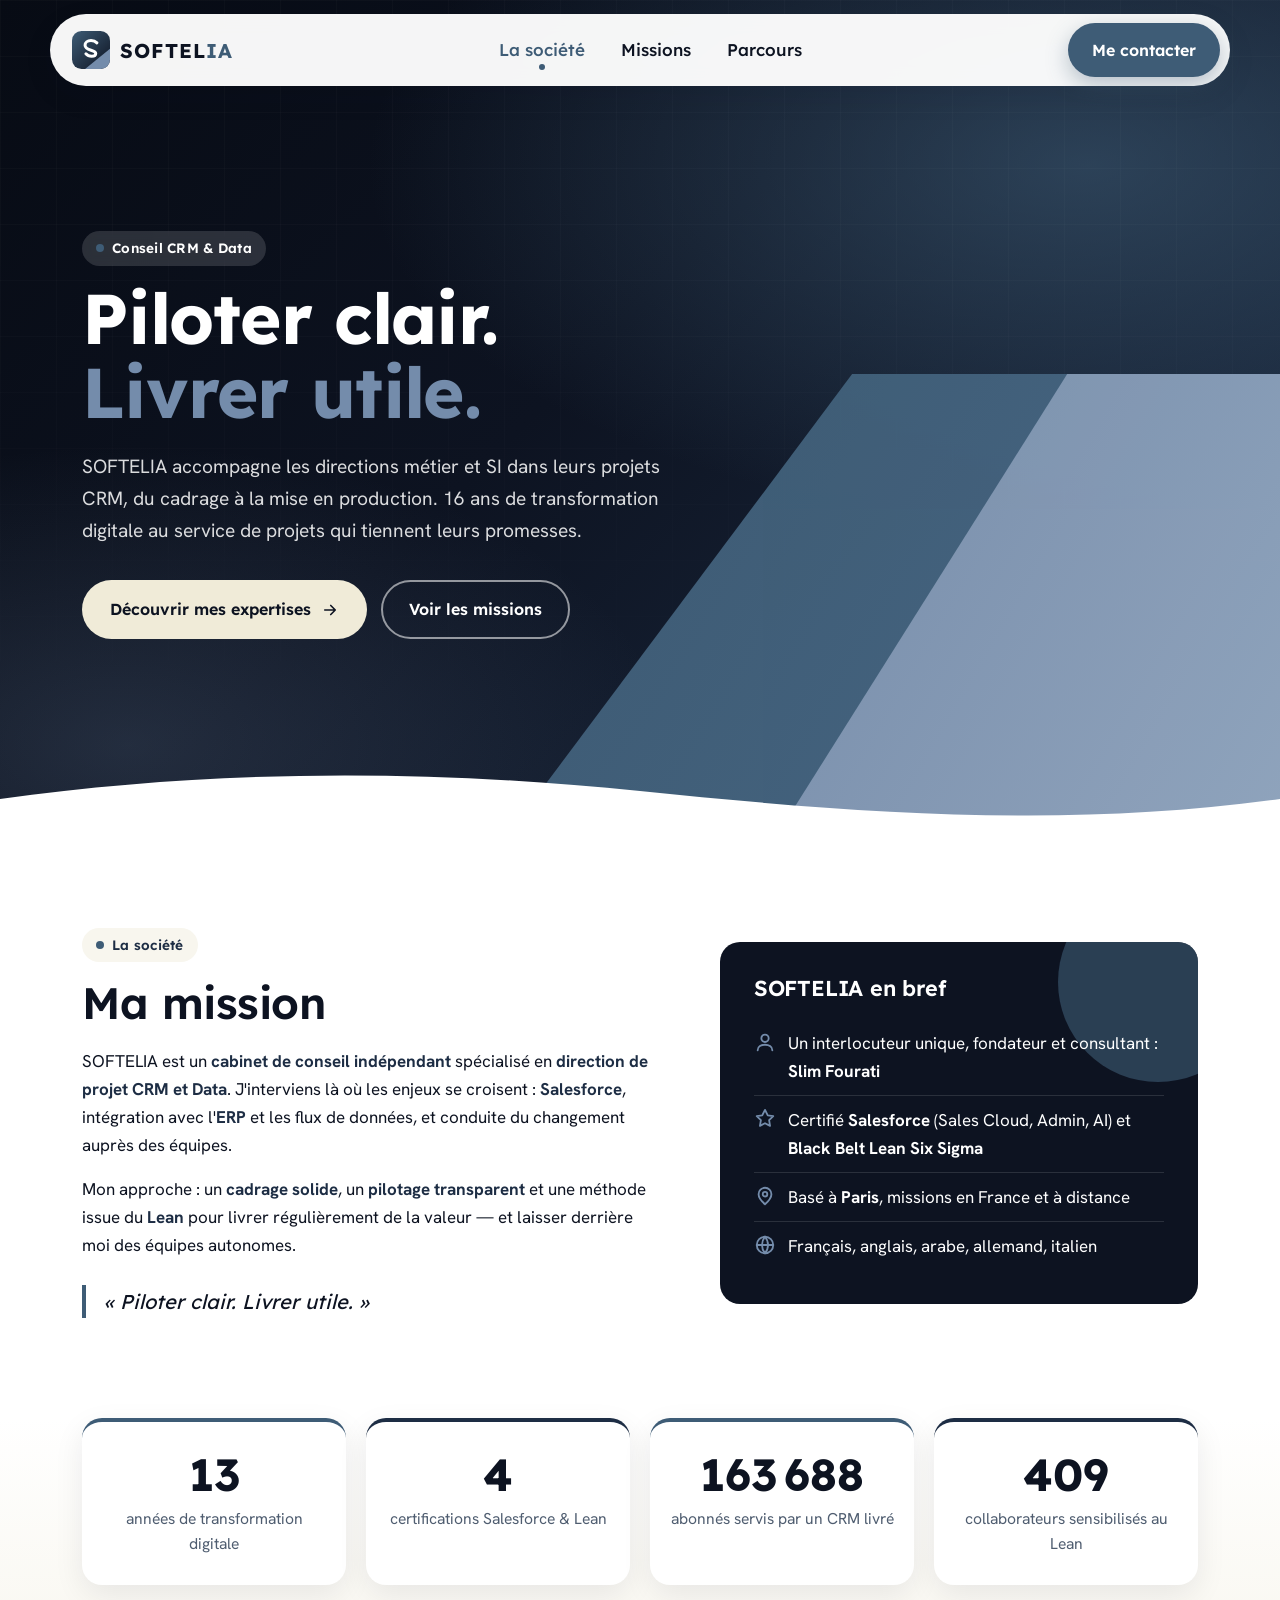
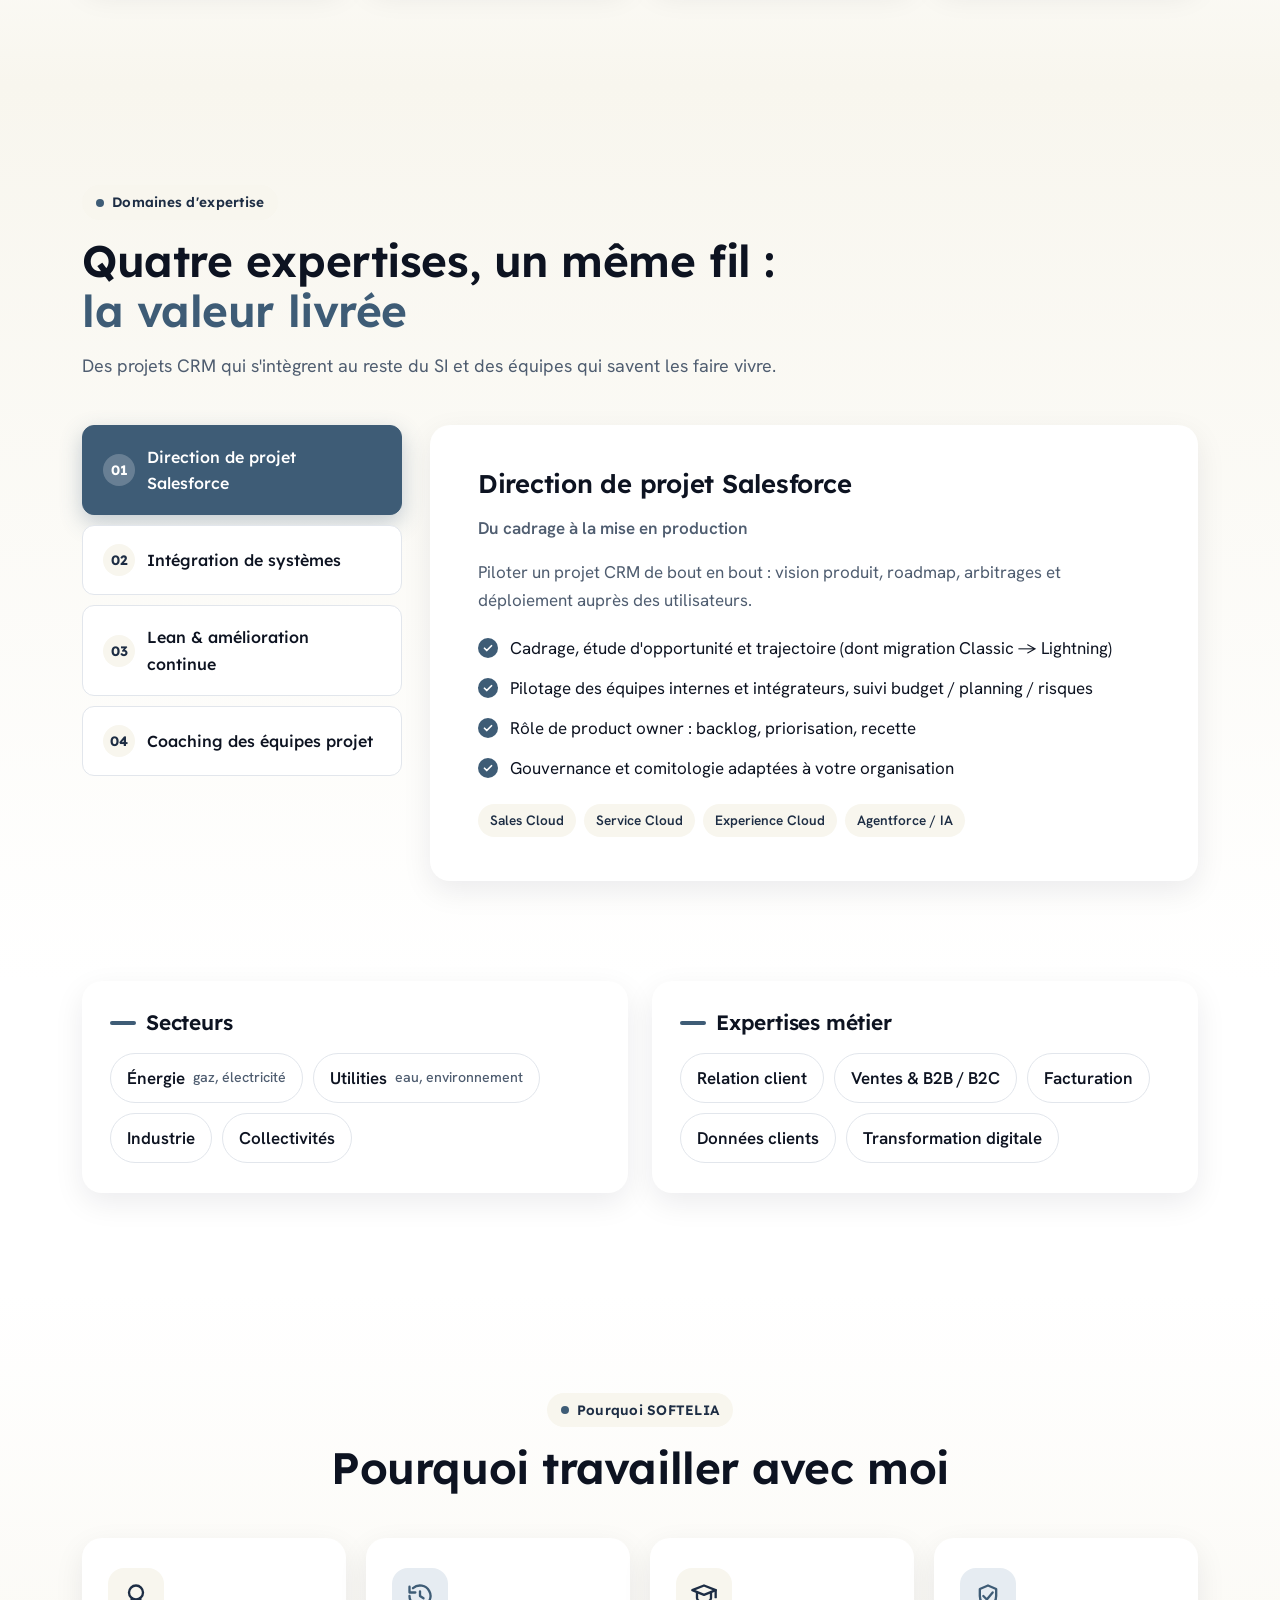
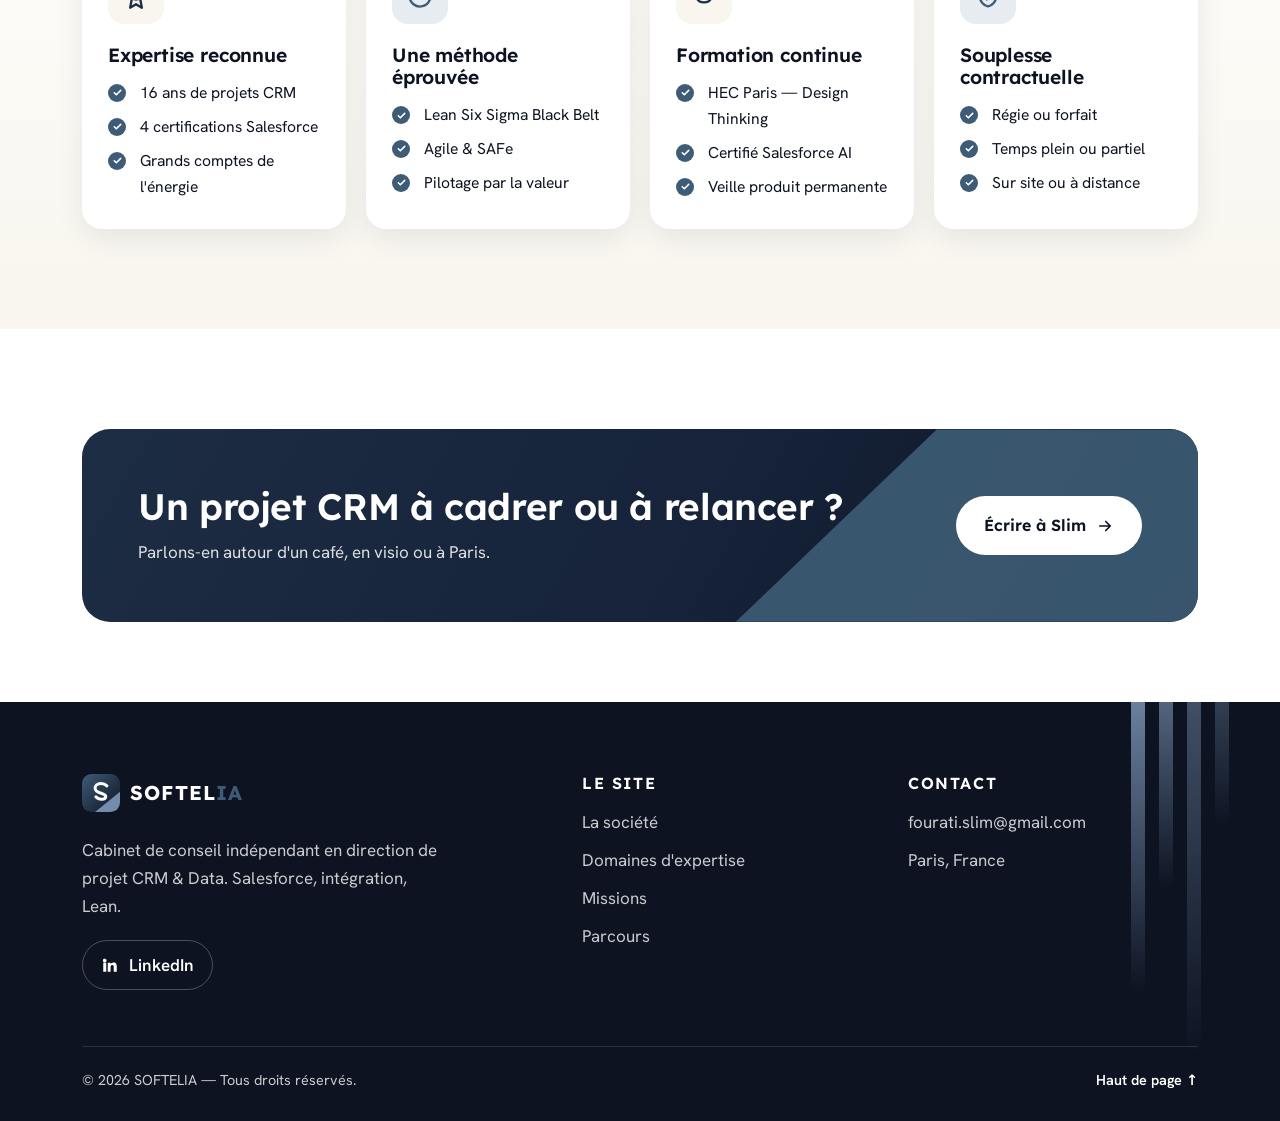
<file: index.html>
<!DOCTYPE html>
<html lang="fr">
<head>
  <meta charset="UTF-8">
  <meta name="viewport" content="width=device-width, initial-scale=1">
  <title>SOFTELIA — Direction de projet & conseil CRM / Data</title>
  <meta name="description" content="SOFTELIA, cabinet de conseil indépendant fondé par Slim Fourati : direction de projets Salesforce, intégration de systèmes, Lean Management et coaching d'équipes. Paris.">
  <meta name="theme-color" content="#0D1321">
  <meta property="og:title" content="SOFTELIA — Direction de projet & conseil CRM / Data">
  <meta property="og:description" content="Piloter vos projets CRM, de la stratégie à la mise en production.">
  <meta property="og:type" content="website">
  <link rel="icon" href="img/logo.svg" type="image/svg+xml">
  <link rel="preconnect" href="https://fonts.googleapis.com">
  <link rel="preconnect" href="https://fonts.gstatic.com" crossorigin>
  <link href="https://fonts.googleapis.com/css2?family=Hanken+Grotesk:wght@400;500;600;700&family=Lexend:wght@400;500;600;700&display=swap" rel="stylesheet">
  <link rel="stylesheet" href="css/style.css">
  <script src="js/main.js" defer></script>
</head>
<body>
  <a class="skip-link" href="#contenu">Aller au contenu</a>

  <!-- ===== Header ===== -->
  <header class="header">
    <div class="header__bar">
      <a class="logo" href="index.html" aria-label="SOFTELIA — accueil">
        <img src="img/logo.svg" alt="" width="38" height="38">
        <span class="logo__text">SOFTEL<span>IA</span></span>
      </a>
      <nav aria-label="Navigation principale">
        <ul class="nav__list">
          <li><a class="nav__link" href="index.html" aria-current="page">La société</a></li>
          <li><a class="nav__link" href="missions.html">Missions</a></li>
          <li><a class="nav__link" href="parcours.html">Parcours</a></li>
        </ul>
      </nav>
      <a class="btn btn--primary nav__cta" href="mailto:fourati.slim@gmail.com">Me contacter</a>
      <button class="burger" type="button" aria-expanded="false" aria-controls="menu" aria-label="Ouvrir le menu">
        <span class="burger__lines"></span>
      </button>
      <div class="menu" id="menu">
        <ul>
          <li><a class="nav__link" href="index.html" aria-current="page">La société</a></li>
          <li><a class="nav__link" href="missions.html">Missions</a></li>
          <li><a class="nav__link" href="parcours.html">Parcours</a></li>
        </ul>
        <a class="btn btn--primary" href="mailto:fourati.slim@gmail.com">Me contacter</a>
      </div>
    </div>
  </header>

  <main id="contenu">
    <!-- ===== Héro ===== -->
    <section class="hero" aria-labelledby="hero-title">
      <div class="hero__pattern" aria-hidden="true"></div>
      <div class="hero__diag" aria-hidden="true"></div>
      <div class="container">
        <div class="hero__inner">
          <span class="badge badge--clair">Conseil CRM &amp; Data</span>
          <h1 class="hero__title" id="hero-title">Piloter clair.<br><em>Livrer utile.</em></h1>
          <p class="hero__text">
            SOFTELIA accompagne les directions métier et SI dans leurs projets CRM, du cadrage à la mise en production.
            16 ans de transformation digitale au service de projets qui tiennent leurs promesses.
          </p>
          <div class="hero__actions">
            <a class="btn btn--primary" href="#expertises">
              Découvrir mes expertises
              <svg viewBox="0 0 24 24" fill="none" stroke="currentColor" stroke-width="2.2" stroke-linecap="round" stroke-linejoin="round" aria-hidden="true"><path d="M5 12h14M13 6l6 6-6 6"/></svg>
            </a>
            <a class="btn btn--ghost" href="missions.html">Voir les missions</a>
          </div>
        </div>
      </div>
      <div class="hero__wave" aria-hidden="true">
        <svg viewBox="0 0 1440 60" preserveAspectRatio="none"><path d="M0 60V30C240 0 480 0 720 22s480 38 720 8v30z" fill="currentColor"/></svg>
      </div>
    </section>

    <!-- ===== Notre mission ===== -->
    <section class="section" aria-labelledby="mission-title">
      <div class="container mission">
        <div class="mission__text reveal">
          <span class="badge">La société</span>
          <h2 class="section__title" id="mission-title">Ma mission</h2>
          <p style="margin-top:18px">
            SOFTELIA est un <strong>cabinet de conseil indépendant</strong> spécialisé en <strong>direction de projet CRM et Data</strong>.
            J'interviens là où les enjeux se croisent : <strong>Salesforce</strong>, intégration avec l'<strong>ERP</strong> et les flux de données,
            et conduite du changement auprès des équipes.
          </p>
          <p>
            Mon approche : un <strong>cadrage solide</strong>, un <strong>pilotage transparent</strong> et une méthode
            issue du <strong>Lean</strong> pour livrer régulièrement de la valeur — et laisser derrière moi des équipes autonomes.
          </p>
          <p class="mission__signature">« Piloter clair. Livrer utile. »</p>
        </div>

        <aside class="mission__card reveal" aria-label="SOFTELIA en bref">
          <h3>SOFTELIA en bref</h3>
          <ul>
            <li>
              <svg viewBox="0 0 24 24" fill="none" stroke="currentColor" stroke-width="2" stroke-linecap="round" stroke-linejoin="round" aria-hidden="true"><circle cx="12" cy="8" r="4"/><path d="M4 21c0-4 4-6 8-6s8 2 8 6"/></svg>
              <span>Un interlocuteur unique, fondateur et consultant : <strong>Slim Fourati</strong></span>
            </li>
            <li>
              <svg viewBox="0 0 24 24" fill="none" stroke="currentColor" stroke-width="2" stroke-linecap="round" stroke-linejoin="round" aria-hidden="true"><path d="M12 2l3 6 6 .9-4.5 4.3 1 6.3L12 16.6 6.5 19.5l1-6.3L3 8.9 9 8z"/></svg>
              <span>Certifié <strong>Salesforce</strong> (Sales Cloud, Admin, AI) et <strong>Black Belt Lean Six Sigma</strong></span>
            </li>
            <li>
              <svg viewBox="0 0 24 24" fill="none" stroke="currentColor" stroke-width="2" stroke-linecap="round" stroke-linejoin="round" aria-hidden="true"><path d="M12 21s-7-6.2-7-11a7 7 0 0114 0c0 4.8-7 11-7 11z"/><circle cx="12" cy="10" r="2.5"/></svg>
              <span>Basé à <strong>Paris</strong>, missions en France et à distance</span>
            </li>
            <li>
              <svg viewBox="0 0 24 24" fill="none" stroke="currentColor" stroke-width="2" stroke-linecap="round" stroke-linejoin="round" aria-hidden="true"><circle cx="12" cy="12" r="9"/><path d="M3 12h18M12 3a14 14 0 010 18M12 3a14 14 0 000 18"/></svg>
              <span>Français, anglais, arabe, allemand, italien</span>
            </li>
          </ul>
        </aside>
      </div>
    </section>

    <!-- ===== Chiffres clés ===== -->
    <section class="section section--creme" aria-labelledby="chiffres-title" style="padding-top:0">
      <div class="container">
        <h2 class="visually-hidden" id="chiffres-title">Chiffres clés</h2>
        <ul class="stats">
          <li class="stat reveal">
            <div class="stat__value" data-target="16">16</div>
            <div class="stat__label">années de transformation digitale</div>
          </li>
          <li class="stat reveal">
            <div class="stat__value" data-target="5">5</div>
            <div class="stat__label">certifications Salesforce &amp; Lean</div>
          </li>
          <li class="stat reveal">
            <div class="stat__value" data-target="200000">200 000</div>
            <div class="stat__label">abonnés servis par un CRM livré</div>
          </li>
          <li class="stat reveal">
            <div class="stat__value" data-target="500">500</div>
            <div class="stat__label">collaborateurs sensibilisés au Lean</div>
          </li>
        </ul>
      </div>
    </section>

    <!-- ===== Domaines d'expertise (onglets) ===== -->
    <section class="section section--creme-inv" id="expertises" aria-labelledby="expertises-title">
      <div class="container">
        <div class="section__head reveal">
          <span class="badge">Domaines d'expertise</span>
          <h2 class="section__title" id="expertises-title">Quatre expertises, un même fil : <span style="color:var(--accent)">la valeur livrée</span></h2>
          <p class="section__lead">Des projets CRM qui s'intègrent au reste du SI et des équipes qui savent les faire vivre.</p>
        </div>

        <div class="tabs reveal" data-tabs>
          <div class="tabs__list" role="tablist" aria-label="Domaines d'expertise" aria-orientation="vertical">
            <button class="tabs__tab" type="button" role="tab" id="tab-1" aria-controls="panel-1" aria-selected="true">
              <span class="tabs__num">01</span> Direction de projet Salesforce
            </button>
            <button class="tabs__tab" type="button" role="tab" id="tab-2" aria-controls="panel-2" aria-selected="false" tabindex="-1">
              <span class="tabs__num">02</span> Intégration de systèmes
            </button>
            <button class="tabs__tab" type="button" role="tab" id="tab-3" aria-controls="panel-3" aria-selected="false" tabindex="-1">
              <span class="tabs__num">03</span> Lean &amp; amélioration continue
            </button>
            <button class="tabs__tab" type="button" role="tab" id="tab-4" aria-controls="panel-4" aria-selected="false" tabindex="-1">
              <span class="tabs__num">04</span> Coaching des équipes projet
            </button>
          </div>

          <div class="tabs__panel" role="tabpanel" id="panel-1" aria-labelledby="tab-1" tabindex="0">
            <h3>Direction de projet Salesforce</h3>
            <p class="tabs__sub">Du cadrage à la mise en production</p>
            <p>Piloter un projet CRM de bout en bout : vision produit, roadmap, arbitrages et déploiement auprès des utilisateurs.</p>
            <ul class="checklist">
              <li>Cadrage, étude d'opportunité et trajectoire (dont migration Classic → Lightning)</li>
              <li>Pilotage des équipes internes et intégrateurs, suivi budget / planning / risques</li>
              <li>Rôle de product owner : backlog, priorisation, recette</li>
              <li>Gouvernance et comitologie adaptées à votre organisation</li>
            </ul>
            <div class="tabs__tags">
              <span class="tag">Sales Cloud</span><span class="tag">Service Cloud</span><span class="tag">Experience Cloud</span><span class="tag">Agentforce / IA</span>
            </div>
          </div>

          <div class="tabs__panel" role="tabpanel" id="panel-2" aria-labelledby="tab-2" tabindex="0" hidden>
            <h3>Intégration de systèmes</h3>
            <p class="tabs__sub">Un CRM connecté au reste du SI</p>
            <p>Faire dialoguer CRM, ERP et plateformes de données pour que l'information circule sans ressaisie.</p>
            <ul class="checklist">
              <li>Architecture fonctionnelle et cartographie des flux</li>
              <li>Intégration Salesforce ↔ SAP (FI/CO/SD)</li>
              <li>Pipelines de données : Azure Data Factory, Talend</li>
              <li>Stratégie de reprise de données et de recette de bout en bout</li>
            </ul>
            <div class="tabs__tags">
              <span class="tag">Salesforce</span><span class="tag">SAP</span><span class="tag">Azure Data Factory</span><span class="tag">Talend</span>
            </div>
          </div>

          <div class="tabs__panel" role="tabpanel" id="panel-3" aria-labelledby="tab-3" tabindex="0" hidden>
            <h3>Lean &amp; amélioration continue</h3>
            <p class="tabs__sub">Moins de gaspillage, plus de valeur</p>
            <p>Déployer une culture d'amélioration continue, avec des résultats mesurables sur le terrain.</p>
            <ul class="checklist">
              <li>Diagnostic des processus et identification des irritants</li>
              <li>Conduite de chantiers Lean Six Sigma (DMAIC)</li>
              <li>Formation des chefs de projet et sensibilisation des collaborateurs</li>
              <li>Mise en place de rituels et d'indicateurs de performance</li>
            </ul>
            <div class="tabs__tags">
              <span class="tag">Lean Six Sigma Black Belt</span><span class="tag">SAFe</span><span class="tag">Agile</span>
            </div>
          </div>

          <div class="tabs__panel" role="tabpanel" id="panel-4" aria-labelledby="tab-4" tabindex="0" hidden>
            <h3>Coaching des équipes projet</h3>
            <p class="tabs__sub">Des équipes autonomes et engagées</p>
            <p>Accompagner les équipes pour qu'elles gagnent en maturité et continuent d'avancer après la mission.</p>
            <ul class="checklist">
              <li>Coaching agile et Lean des équipes et des managers</li>
              <li>Animation d'ateliers de co-conception (Design Thinking)</li>
              <li>Structuration des rôles : PO, business analysts, key users</li>
              <li>Conduite du changement et adoption utilisateurs</li>
            </ul>
            <div class="tabs__tags">
              <span class="tag">Design Thinking</span><span class="tag">Coaching</span><span class="tag">Change management</span>
            </div>
          </div>
        </div>
      </div>
    </section>

    <!-- ===== Secteurs & expertises métier ===== -->
    <section class="section" aria-labelledby="secteurs-title" style="padding-top:0">
      <div class="container">
        <h2 class="visually-hidden" id="secteurs-title">Secteurs et expertises métier</h2>
        <div class="split">
          <div class="panel reveal">
            <h3>Secteurs</h3>
            <ul class="pill-list">
              <li>Énergie <small>gaz, électricité</small></li>
              <li>Utilities <small>eau, environnement</small></li>
              <li>Industrie</li>
              <li>Collectivités</li>
            </ul>
          </div>
          <div class="panel reveal">
            <h3>Expertises métier</h3>
            <ul class="pill-list">
              <li>Relation client</li>
              <li>Ventes &amp; B2B / B2C</li>
              <li>Facturation</li>
              <li>Données clients</li>
              <li>Transformation digitale</li>
            </ul>
          </div>
        </div>
      </div>
    </section>

    <!-- ===== Pourquoi travailler avec moi ===== -->
    <section class="section section--creme" aria-labelledby="pourquoi-title">
      <div class="container">
        <div class="section__head section__head--center reveal">
          <span class="badge">Pourquoi SOFTELIA</span>
          <h2 class="section__title" id="pourquoi-title">Pourquoi travailler avec moi</h2>
        </div>
        <div class="cards">
          <article class="card reveal">
            <div class="card__icon">
              <svg viewBox="0 0 24 24" fill="none" stroke="currentColor" stroke-width="2" stroke-linecap="round" stroke-linejoin="round" aria-hidden="true"><circle cx="12" cy="9" r="6"/><path d="M8.5 14L7 22l5-3 5 3-1.5-8"/></svg>
            </div>
            <h3>Expertise reconnue</h3>
            <ul class="checklist">
              <li>16 ans de projets CRM</li>
              <li>4 certifications Salesforce</li>
              <li>Grands comptes de l'énergie</li>
            </ul>
          </article>
          <article class="card reveal">
            <div class="card__icon">
              <svg viewBox="0 0 24 24" fill="none" stroke="currentColor" stroke-width="2" stroke-linecap="round" stroke-linejoin="round" aria-hidden="true"><path d="M3 12a9 9 0 1 0 3-6.7"/><path d="M3 4v5h5"/><path d="M12 8v4l3 2"/></svg>
            </div>
            <h3>Une méthode éprouvée</h3>
            <ul class="checklist">
              <li>Lean Six Sigma Black Belt</li>
              <li>Agile &amp; SAFe</li>
              <li>Pilotage par la valeur</li>
            </ul>
          </article>
          <article class="card reveal">
            <div class="card__icon">
              <svg viewBox="0 0 24 24" fill="none" stroke="currentColor" stroke-width="2" stroke-linecap="round" stroke-linejoin="round" aria-hidden="true"><path d="M2 7l10-4 10 4-10 4z"/><path d="M6 9v5c0 2 3 3.5 6 3.5s6-1.5 6-3.5V9"/><path d="M22 7v6"/></svg>
            </div>
            <h3>Formation continue</h3>
            <ul class="checklist">
              <li>HEC Paris — Design Thinking</li>
              <li>Certifié Salesforce AI</li>
              <li>Veille produit permanente</li>
            </ul>
          </article>
          <article class="card reveal">
            <div class="card__icon">
              <svg viewBox="0 0 24 24" fill="none" stroke="currentColor" stroke-width="2" stroke-linecap="round" stroke-linejoin="round" aria-hidden="true"><path d="M8 12l3 3 5-6"/><path d="M12 3l7 3v6c0 4.5-3 7.7-7 9-4-1.3-7-4.5-7-9V6z"/></svg>
            </div>
            <h3>Souplesse contractuelle</h3>
            <ul class="checklist">
              <li>Régie ou forfait</li>
              <li>Temps plein ou partiel</li>
              <li>Sur site ou à distance</li>
            </ul>
          </article>
        </div>
      </div>
    </section>

    <!-- ===== CTA ===== -->
    <section class="section" aria-label="Contact" style="padding-bottom:40px">
      <div class="container">
        <div class="cta reveal">
          <div>
            <h2>Un projet CRM à cadrer ou à relancer ?</h2>
            <p>Parlons-en autour d'un café, en visio ou à Paris.</p>
          </div>
          <a class="btn btn--primary" href="mailto:fourati.slim@gmail.com?subject=Contact%20depuis%20le%20site%20SOFTELIA">
            Écrire à Slim
            <svg viewBox="0 0 24 24" fill="none" stroke="currentColor" stroke-width="2.2" stroke-linecap="round" stroke-linejoin="round" aria-hidden="true"><path d="M5 12h14M13 6l6 6-6 6"/></svg>
          </a>
        </div>
      </div>
    </section>
  </main>

  <!-- ===== Footer ===== -->
  <footer class="footer">
    <div class="footer__bars" aria-hidden="true"><span></span><span></span><span></span><span></span></div>
    <div class="container">
      <div class="footer__grid">
        <div class="footer__about">
          <a class="logo" href="index.html" aria-label="SOFTELIA — accueil">
            <img src="img/logo.svg" alt="" width="38" height="38">
            <span class="logo__text">SOFTEL<span>IA</span></span>
          </a>
          <p>Cabinet de conseil indépendant en direction de projet CRM &amp; Data. Salesforce, intégration, Lean.</p>
          <!-- TODO : remplacer par l'URL de ton profil LinkedIn -->
          <a class="footer__social" href="https://www.linkedin.com/in/slimfourati/" target="_blank" rel="noopener">
            <svg viewBox="0 0 24 24" fill="currentColor" aria-hidden="true"><path d="M4.98 3.5a2.5 2.5 0 11-.01 5 2.5 2.5 0 01.01-5zM3 9h4v12H3zM9 9h3.8v1.7h.05c.53-1 1.84-2.05 3.8-2.05C20.6 8.65 21 11.2 21 14.5V21h-4v-5.8c0-1.4 0-3.2-1.95-3.2S12.8 13.5 12.8 15.1V21H9z"/></svg>
            LinkedIn
          </a>
        </div>
        <div>
          <h2>Le site</h2>
          <ul class="footer__links">
            <li><a href="index.html">La société</a></li>
            <li><a href="index.html#expertises">Domaines d'expertise</a></li>
            <li><a href="missions.html">Missions</a></li>
            <li><a href="parcours.html">Parcours</a></li>
          </ul>
        </div>
        <div>
          <h2>Contact</h2>
          <ul class="footer__links">
            <li><a href="mailto:fourati.slim@gmail.com">fourati.slim@gmail.com</a></li>
            <li>Paris, France</li>
          </ul>
        </div>
      </div>
      <div class="footer__bottom">
        <p>© <span data-year>2026</span> SOFTELIA — Tous droits réservés.</p>
        <a class="to-top" href="#contenu">Haut de page ↑</a>
      </div>
    </div>
  </footer>
</body>
</html>
</file>
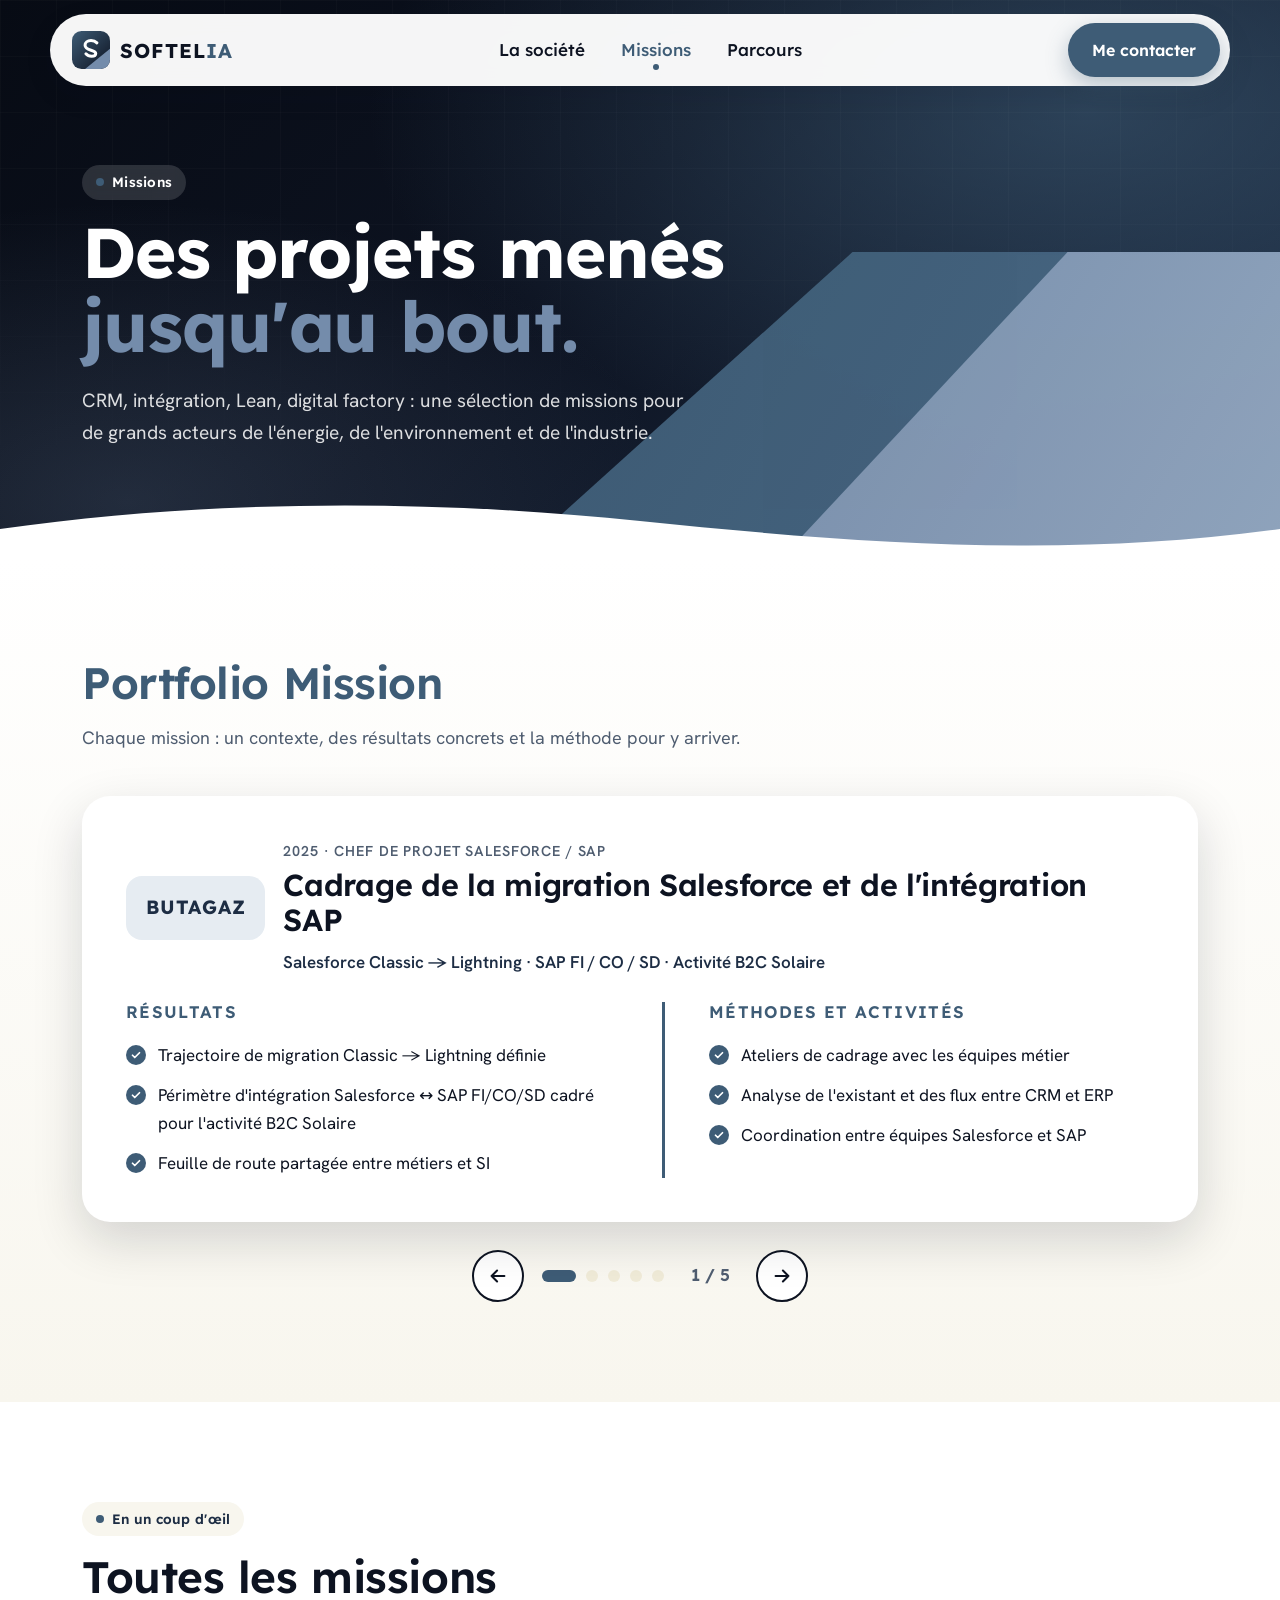
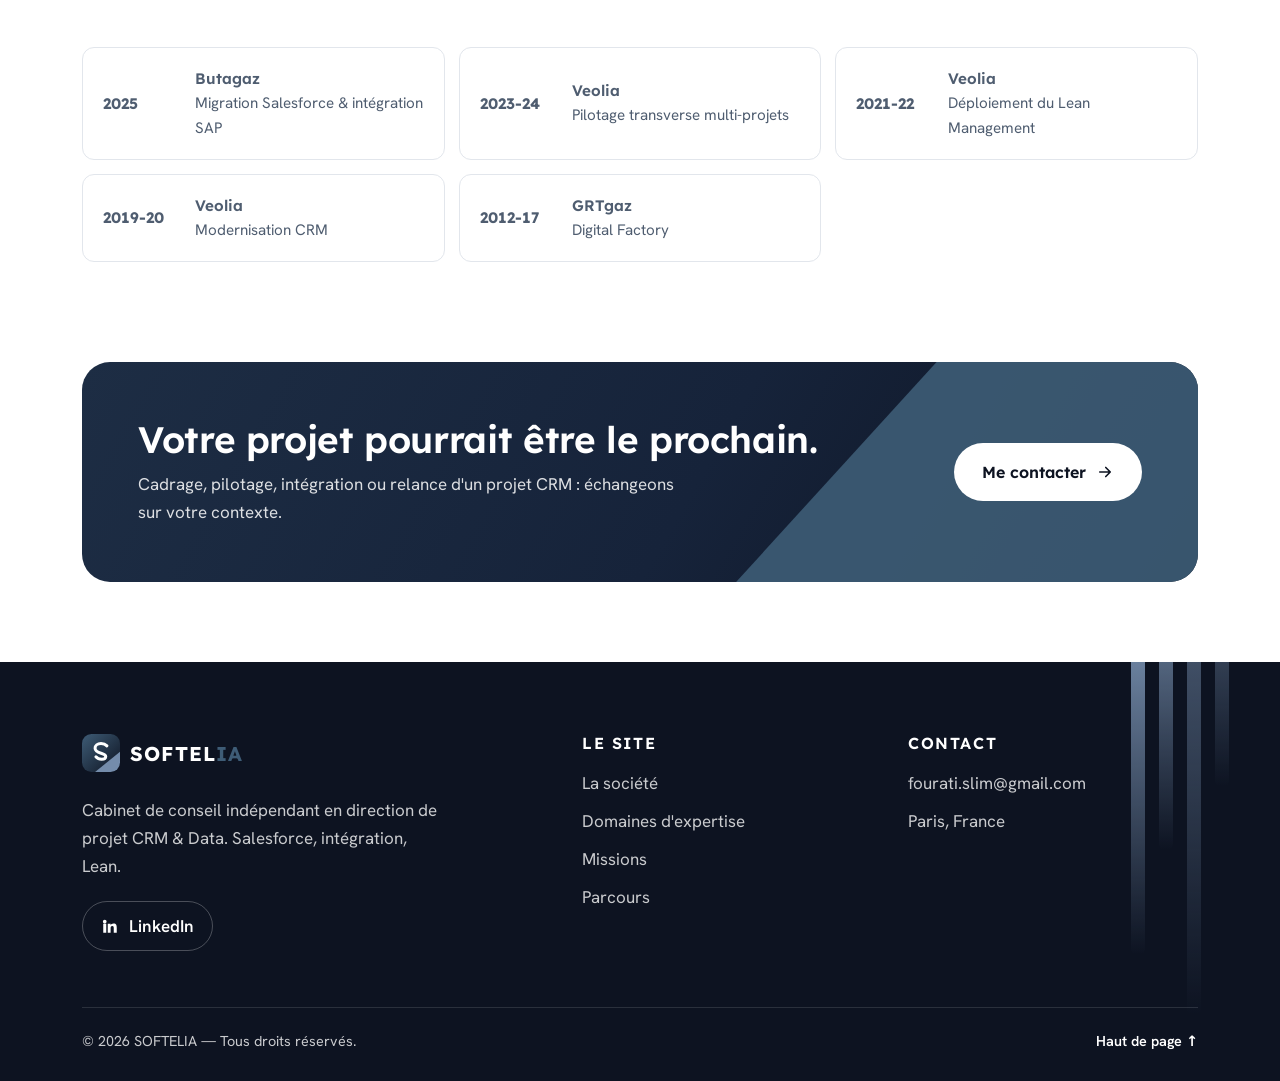
<file: missions.html>
<!DOCTYPE html>
<html lang="fr">
<head>
  <meta charset="UTF-8">
  <meta name="viewport" content="width=device-width, initial-scale=1">
  <title>Missions — SOFTELIA</title>
  <meta name="description" content="Missions de Slim Fourati (SOFTELIA) : Butagaz, Veolia, GRTgaz — migration Salesforce, intégration SAP, pilotage transverse, Lean Management, Digital Factory.">
  <meta name="theme-color" content="#0D1321">
  <meta property="og:title" content="Missions — SOFTELIA">
  <meta property="og:description" content="Piloter vos projets CRM, de la stratégie à la mise en production.">
  <meta property="og:type" content="website">
  <link rel="icon" href="img/logo.svg" type="image/svg+xml">
  <link rel="preconnect" href="https://fonts.googleapis.com">
  <link rel="preconnect" href="https://fonts.gstatic.com" crossorigin>
  <link href="https://fonts.googleapis.com/css2?family=Hanken+Grotesk:wght@400;500;600;700&family=Lexend:wght@400;500;600;700&display=swap" rel="stylesheet">
  <link rel="stylesheet" href="css/style.css">
  <script src="js/main.js" defer></script>
</head>
<body>
  <a class="skip-link" href="#contenu">Aller au contenu</a>

  <!-- ===== Header ===== -->
  <header class="header">
    <div class="header__bar">
      <a class="logo" href="index.html" aria-label="SOFTELIA — accueil">
        <img src="img/logo.svg" alt="" width="38" height="38">
        <span class="logo__text">SOFTEL<span>IA</span></span>
      </a>
      <nav aria-label="Navigation principale">
        <ul class="nav__list">
          <li><a class="nav__link" href="index.html">La société</a></li>
          <li><a class="nav__link" href="missions.html" aria-current="page">Missions</a></li>
          <li><a class="nav__link" href="parcours.html">Parcours</a></li>
        </ul>
      </nav>
      <a class="btn btn--primary nav__cta" href="mailto:fourati.slim@gmail.com">Me contacter</a>
      <button class="burger" type="button" aria-expanded="false" aria-controls="menu" aria-label="Ouvrir le menu">
        <span class="burger__lines"></span>
      </button>
      <div class="menu" id="menu">
        <ul>
          <li><a class="nav__link" href="index.html">La société</a></li>
          <li><a class="nav__link" href="missions.html" aria-current="page">Missions</a></li>
          <li><a class="nav__link" href="parcours.html">Parcours</a></li>
        </ul>
        <a class="btn btn--primary" href="mailto:fourati.slim@gmail.com">Me contacter</a>
      </div>
    </div>
  </header>

  <main id="contenu">
    <!-- ===== Héro ===== -->
    <section class="hero hero--page" aria-labelledby="hero-title">
      <div class="hero__pattern" aria-hidden="true"></div>
      <div class="hero__diag" aria-hidden="true"></div>
      <div class="container">
        <div class="hero__inner">
          <span class="badge badge--clair">Missions</span>
          <h1 class="hero__title" id="hero-title">Des projets menés<br><em>jusqu'au bout.</em></h1>
          <p class="hero__text">
            CRM, intégration, Lean, digital factory : une sélection de missions pour de grands acteurs de l'énergie, de l'environnement et de l'industrie.
          </p>
        </div>
      </div>
      <div class="hero__wave" aria-hidden="true">
        <svg viewBox="0 0 1440 60" preserveAspectRatio="none"><path d="M0 60V30C240 0 480 0 720 22s480 38 720 8v30z" fill="currentColor"/></svg>
      </div>
    </section>

    <!-- ===== Portfolio (carrousel) ===== -->
    <section class="section section--creme" id="missions" aria-labelledby="portfolio-title">
      <div class="container">
        <div class="section__head reveal">
          <h2 class="section__title section__title--accent" id="portfolio-title">Portfolio Mission</h2>
          <p class="section__lead">Chaque mission : un contexte, des résultats concrets et la méthode pour y arriver.</p>
        </div>

        <div class="carousel" data-carousel role="region" aria-roledescription="carrousel" aria-label="Portfolio des missions">
          <div class="carousel__viewport" aria-live="polite">

            <!-- Mission 1 -->
            <article class="slide" id="butagaz" data-label="Butagaz" aria-roledescription="diapositive">
              <div class="slide__head">
                <div class="client-logo client-logo--clair">BUTAGAZ</div>
                <div class="slide__meta">
                  <p class="slide__period">2025 · Chef de projet Salesforce / SAP</p>
                  <h3 class="slide__title">Cadrage de la migration Salesforce et de l'intégration SAP</h3>
                  <p class="slide__tech">Salesforce Classic → Lightning · SAP FI / CO / SD · Activité B2C Solaire</p>
                </div>
              </div>
              <div class="slide__cols">
                <div class="slide__col">
                  <h4>Résultats</h4>
                  <ul class="checklist">
                    <li>Trajectoire de migration Classic → Lightning définie</li>
                    <li>Périmètre d'intégration Salesforce ↔ SAP FI/CO/SD cadré pour l'activité B2C Solaire</li>
                    <li>Feuille de route partagée entre métiers et SI</li>
                  </ul>
                </div>
                <div class="slide__col slide__col--right">
                  <h4>Méthodes et activités</h4>
                  <ul class="checklist">
                    <li>Ateliers de cadrage avec les équipes métier</li>
                    <li>Analyse de l'existant et des flux entre CRM et ERP</li>
                    <li>Coordination entre équipes Salesforce et SAP</li>
                  </ul>
                </div>
              </div>
            </article>

            <!-- Mission 2 -->
            <article class="slide" id="veolia-pilotage" data-label="Veolia — pilotage transverse" aria-roledescription="diapositive" hidden>
              <div class="slide__head">
                <div class="client-logo client-logo--nuit">VEOLIA</div>
                <div class="slide__meta">
                  <p class="slide__period">2023 – 2024 · Pilote transverse</p>
                  <h3 class="slide__title">Pilotage transverse multi-projets et transition contractuelle</h3>
                  <p class="slide__tech">Pilotage de portefeuille · SAFe · Roadmap globale</p>
                </div>
              </div>
              <div class="slide__cols">
                <div class="slide__col">
                  <h4>Résultats</h4>
                  <div class="kpis">
                    <div class="kpi"><strong>150</strong><span>communes en transition contractuelle</span></div>
                  </div>
                  <ul class="checklist">
                    <li>Roadmap globale coordonnée entre les projets</li>
                    <li>Transition contractuelle menée à l'échelle de 150 communes</li>
                  </ul>
                </div>
                <div class="slide__col slide__col--right">
                  <h4>Méthodes et activités</h4>
                  <ul class="checklist">
                    <li>Méthode SAFe : synchronisation des équipes et des incréments</li>
                    <li>Coordination multi-projets et gestion des dépendances</li>
                    <li>Animation de la gouvernance transverse</li>
                  </ul>
                </div>
              </div>
            </article>

            <!-- Mission 3 -->
            <article class="slide" id="veolia-lean" data-label="Veolia — Lean Management" aria-roledescription="diapositive" hidden>
              <div class="slide__head">
                <div class="client-logo client-logo--nuit">VEOLIA</div>
                <div class="slide__meta">
                  <p class="slide__period">2021 – 2022 · Coach Lean</p>
                  <h3 class="slide__title">Déploiement du Lean Management</h3>
                  <p class="slide__tech">Lean Six Sigma · Formation · Amélioration continue</p>
                </div>
              </div>
              <div class="slide__cols">
                <div class="slide__col">
                  <h4>Résultats</h4>
                  <div class="kpis">
                    <div class="kpi"><strong>7</strong><span>projets Lean menés</span></div>
                    <div class="kpi"><strong>500</strong><span>collaborateurs sensibilisés</span></div>
                    <div class="kpi"><strong>18</strong><span>mois</span></div>
                  </div>
                  <ul class="checklist">
                    <li>Chefs de projet formés et autonomes sur la démarche</li>
                  </ul>
                </div>
                <div class="slide__col slide__col--right">
                  <h4>Méthodes et activités</h4>
                  <ul class="checklist">
                    <li>Formation et accompagnement des chefs de projet</li>
                    <li>Conduite de chantiers Lean Six Sigma</li>
                    <li>Sessions de sensibilisation à grande échelle</li>
                  </ul>
                </div>
              </div>
            </article>

            <!-- Mission 4 -->
            <article class="slide" id="veolia-crm" data-label="Veolia — modernisation CRM" aria-roledescription="diapositive" hidden>
              <div class="slide__head">
                <div class="client-logo client-logo--nuit">VEOLIA</div>
                <div class="slide__meta">
                  <p class="slide__period">2019 – 2020 · Responsable Salesforce</p>
                  <h3 class="slide__title">Modernisation du CRM de la relation abonnés</h3>
                  <p class="slide__tech">Salesforce · Relation client · Agile</p>
                </div>
              </div>
              <div class="slide__cols">
                <div class="slide__col">
                  <h4>Résultats</h4>
                  <div class="kpis">
                    <div class="kpi"><strong>7</strong><span>versions livrées</span></div>
                    <div class="kpi"><strong>200</strong><span>conseillers équipés</span></div>
                    <div class="kpi"><strong>200 000</strong><span>abonnés</span></div>
                  </div>
                </div>
                <div class="slide__col slide__col--right">
                  <h4>Méthodes et activités</h4>
                  <ul class="checklist">
                    <li>Management d'une équipe de 10 personnes</li>
                    <li>Livraisons itératives et priorisation du backlog</li>
                    <li>Accompagnement des conseillers à l'adoption</li>
                  </ul>
                </div>
              </div>
            </article>

            <!-- Mission 5 -->
            <article class="slide" id="grtgaz" data-label="GRTgaz — Digital Factory" aria-roledescription="diapositive" hidden>
              <div class="slide__head">
                <div class="client-logo">GRTgaz</div>
                <div class="slide__meta">
                  <p class="slide__period">2012 – 2017 · Head of Digital Factory</p>
                  <h3 class="slide__title">Création et management d'une Digital Factory</h3>
                  <p class="slide__tech">Applications · Sites web · Serious games</p>
                </div>
              </div>
              <div class="slide__cols">
                <div class="slide__col">
                  <h4>Résultats</h4>
                  <div class="kpis">
                    <div class="kpi"><strong>20</strong><span>personnes dans la Digital Factory</span></div>
                  </div>
                  <ul class="checklist">
                    <li>Applications, sites et serious games produits en interne</li>
                  </ul>
                </div>
                <div class="slide__col slide__col--right">
                  <h4>Méthodes et activités</h4>
                  <ul class="checklist">
                    <li>Création de la structure et recrutement de l'équipe</li>
                    <li>Management et organisation de la production</li>
                    <li>Analyse des besoins métier (business analysis)</li>
                  </ul>
                </div>
              </div>
            </article>
          </div>

          <div class="carousel__controls">
            <button class="carousel__arrow prev" type="button" aria-label="Mission précédente">
              <svg viewBox="0 0 24 24" fill="none" stroke="currentColor" stroke-width="2.2" stroke-linecap="round" stroke-linejoin="round" aria-hidden="true"><path d="M19 12H5M11 6l-6 6 6 6"/></svg>
            </button>
            <div class="carousel__dots"></div>
            <span class="carousel__counter" aria-hidden="true"></span>
            <button class="carousel__arrow next" type="button" aria-label="Mission suivante">
              <svg viewBox="0 0 24 24" fill="none" stroke="currentColor" stroke-width="2.2" stroke-linecap="round" stroke-linejoin="round" aria-hidden="true"><path d="M5 12h14M13 6l6 6-6 6"/></svg>
            </button>
          </div>
        </div>
      </div>
    </section>

    <!-- ===== Vue d'ensemble ===== -->
    <section class="section" aria-labelledby="overview-title">
      <div class="container">
        <div class="section__head reveal">
          <span class="badge">En un coup d'œil</span>
          <h2 class="section__title" id="overview-title">Toutes les missions</h2>
        </div>
        <div class="overview reveal">
          <button class="overview__item" type="button" data-goto="butagaz">
            <span class="overview__year">2025</span>
            <span><strong>Butagaz</strong><span>Migration Salesforce &amp; intégration SAP</span></span>
          </button>
          <button class="overview__item" type="button" data-goto="veolia-pilotage">
            <span class="overview__year">2023-24</span>
            <span><strong>Veolia</strong><span>Pilotage transverse multi-projets</span></span>
          </button>
          <button class="overview__item" type="button" data-goto="veolia-lean">
            <span class="overview__year">2021-22</span>
            <span><strong>Veolia</strong><span>Déploiement du Lean Management</span></span>
          </button>
          <button class="overview__item" type="button" data-goto="veolia-crm">
            <span class="overview__year">2019-20</span>
            <span><strong>Veolia</strong><span>Modernisation CRM</span></span>
          </button>
          <button class="overview__item" type="button" data-goto="grtgaz">
            <span class="overview__year">2012-17</span>
            <span><strong>GRTgaz</strong><span>Digital Factory</span></span>
          </button>
        </div>
      </div>
    </section>

    <!-- ===== CTA ===== -->
    <section class="section" aria-label="Contact" style="padding-top:0;padding-bottom:40px">
      <div class="container">
        <div class="cta reveal">
          <div>
            <h2>Votre projet pourrait être le prochain.</h2>
            <p>Cadrage, pilotage, intégration ou relance d'un projet CRM : échangeons sur votre contexte.</p>
          </div>
          <a class="btn btn--primary" href="mailto:fourati.slim@gmail.com?subject=Contact%20depuis%20le%20site%20SOFTELIA">
            Me contacter
            <svg viewBox="0 0 24 24" fill="none" stroke="currentColor" stroke-width="2.2" stroke-linecap="round" stroke-linejoin="round" aria-hidden="true"><path d="M5 12h14M13 6l6 6-6 6"/></svg>
          </a>
        </div>
      </div>
    </section>
  </main>

  <!-- ===== Footer ===== -->
  <footer class="footer">
    <div class="footer__bars" aria-hidden="true"><span></span><span></span><span></span><span></span></div>
    <div class="container">
      <div class="footer__grid">
        <div class="footer__about">
          <a class="logo" href="index.html" aria-label="SOFTELIA — accueil">
            <img src="img/logo.svg" alt="" width="38" height="38">
            <span class="logo__text">SOFTEL<span>IA</span></span>
          </a>
          <p>Cabinet de conseil indépendant en direction de projet CRM &amp; Data. Salesforce, intégration, Lean.</p>
          <!-- TODO : remplacer par l'URL de ton profil LinkedIn -->
          <a class="footer__social" href="https://www.linkedin.com/in/slimfourati/" target="_blank" rel="noopener">
            <svg viewBox="0 0 24 24" fill="currentColor" aria-hidden="true"><path d="M4.98 3.5a2.5 2.5 0 11-.01 5 2.5 2.5 0 01.01-5zM3 9h4v12H3zM9 9h3.8v1.7h.05c.53-1 1.84-2.05 3.8-2.05C20.6 8.65 21 11.2 21 14.5V21h-4v-5.8c0-1.4 0-3.2-1.95-3.2S12.8 13.5 12.8 15.1V21H9z"/></svg>
            LinkedIn
          </a>
        </div>
        <div>
          <h2>Le site</h2>
          <ul class="footer__links">
            <li><a href="index.html">La société</a></li>
            <li><a href="index.html#expertises">Domaines d'expertise</a></li>
            <li><a href="missions.html">Missions</a></li>
            <li><a href="parcours.html">Parcours</a></li>
          </ul>
        </div>
        <div>
          <h2>Contact</h2>
          <ul class="footer__links">
            <li><a href="mailto:fourati.slim@gmail.com">fourati.slim@gmail.com</a></li>
            <li>Paris, France</li>
          </ul>
        </div>
      </div>
      <div class="footer__bottom">
        <p>© <span data-year>2026</span> SOFTELIA — Tous droits réservés.</p>
        <a class="to-top" href="#contenu">Haut de page ↑</a>
      </div>
    </div>
  </footer>
</body>
</html>
</file>
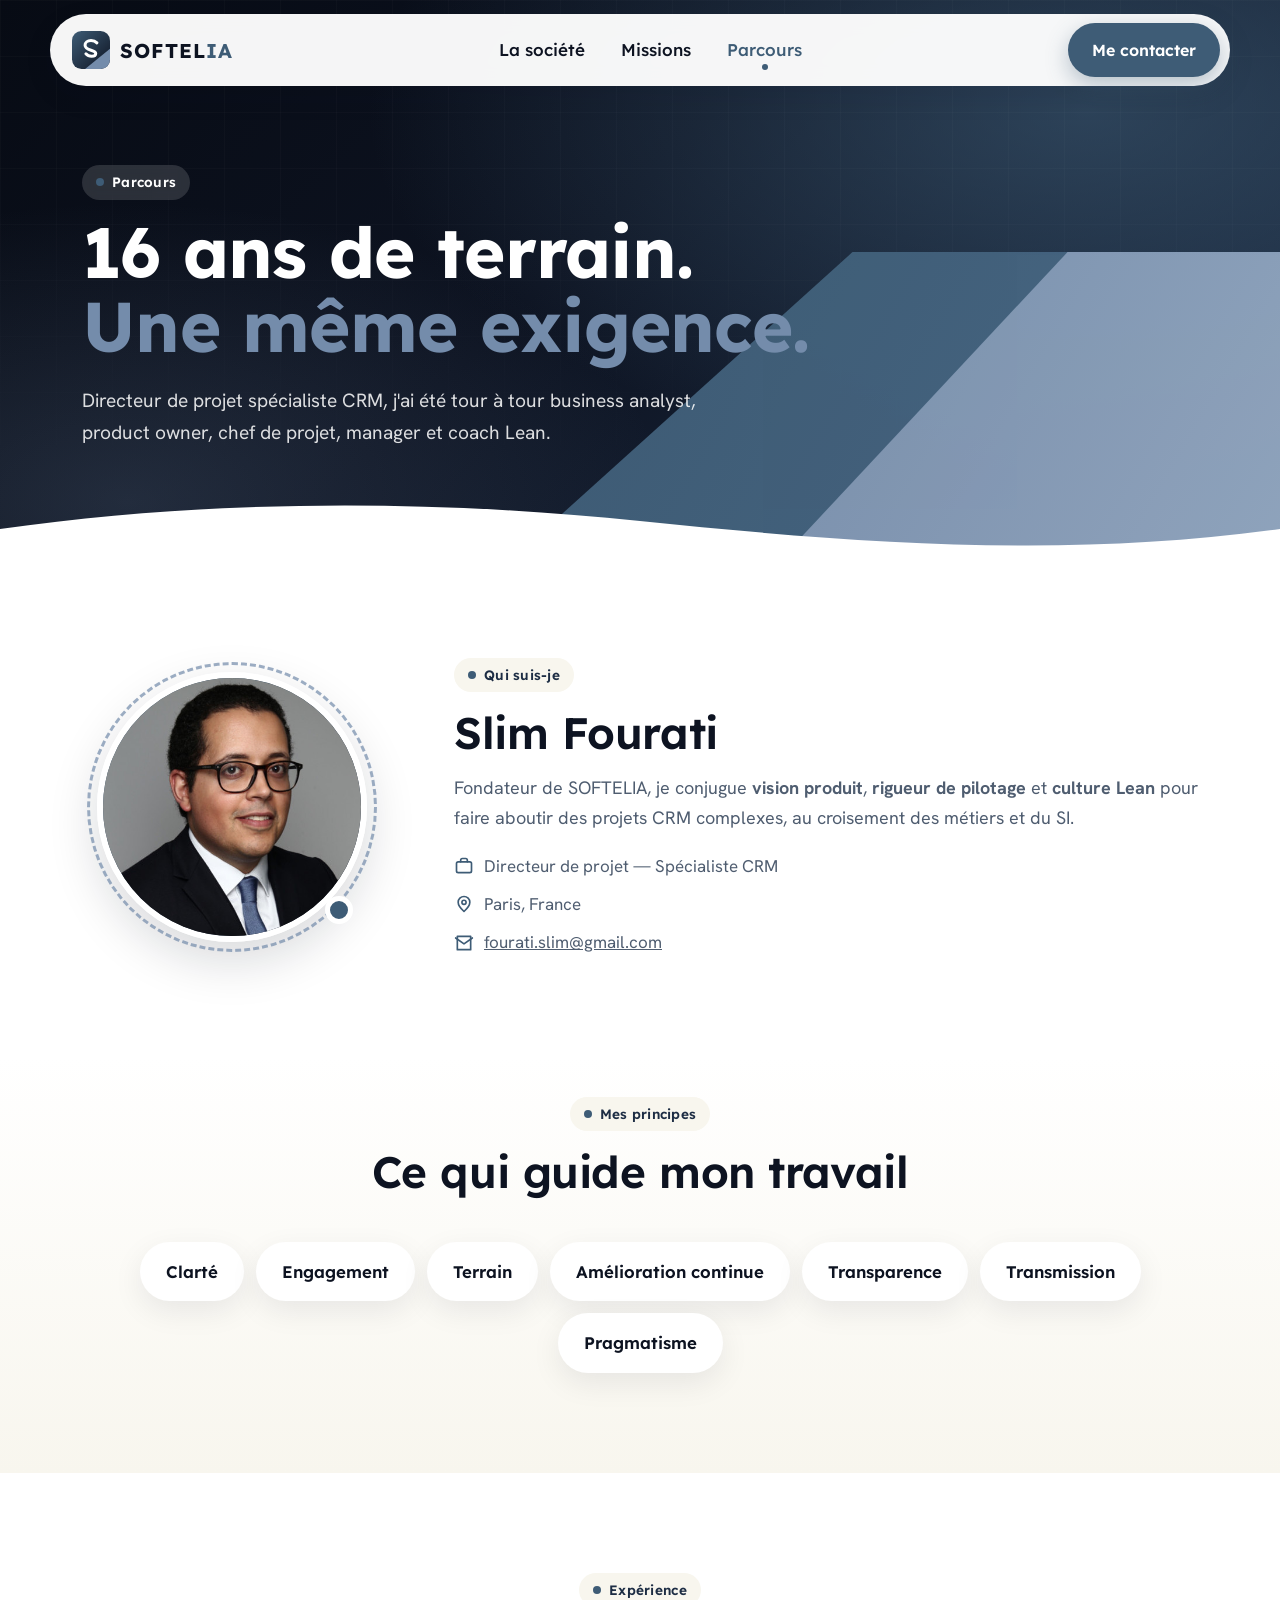
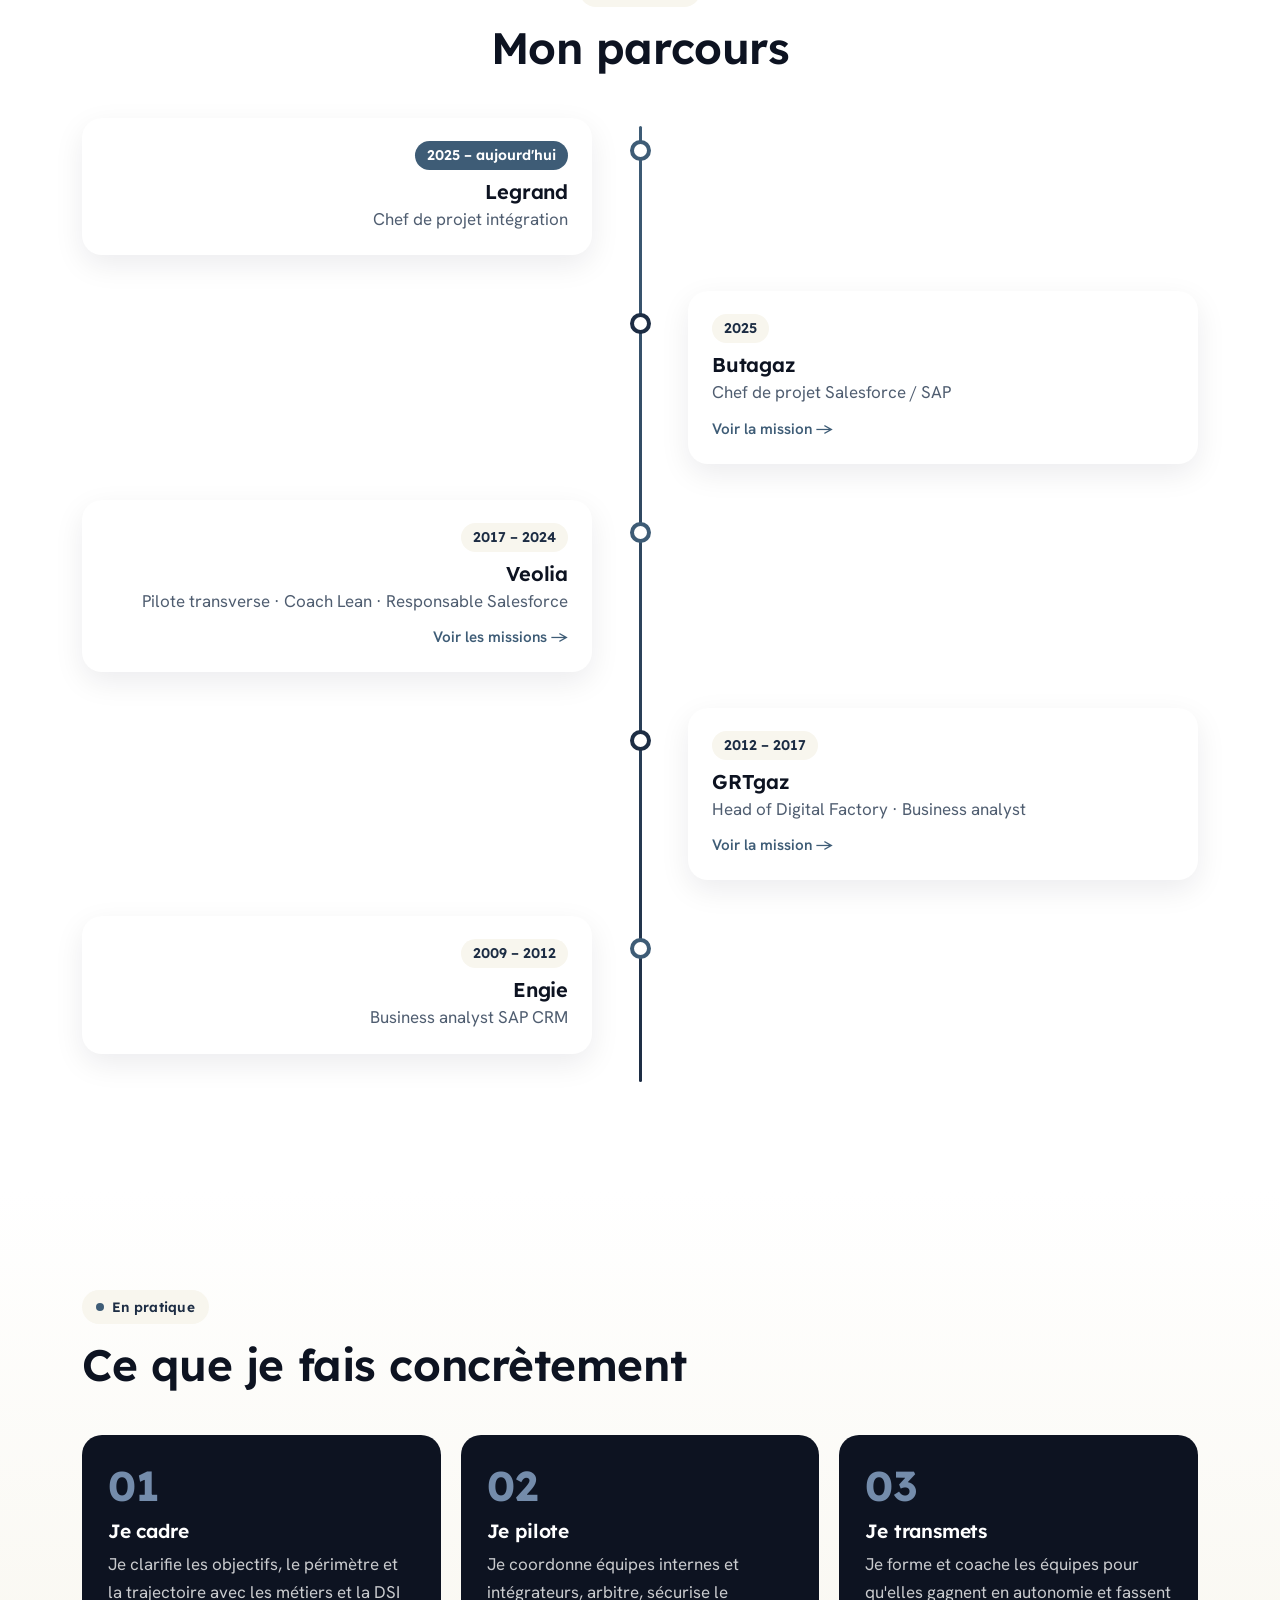
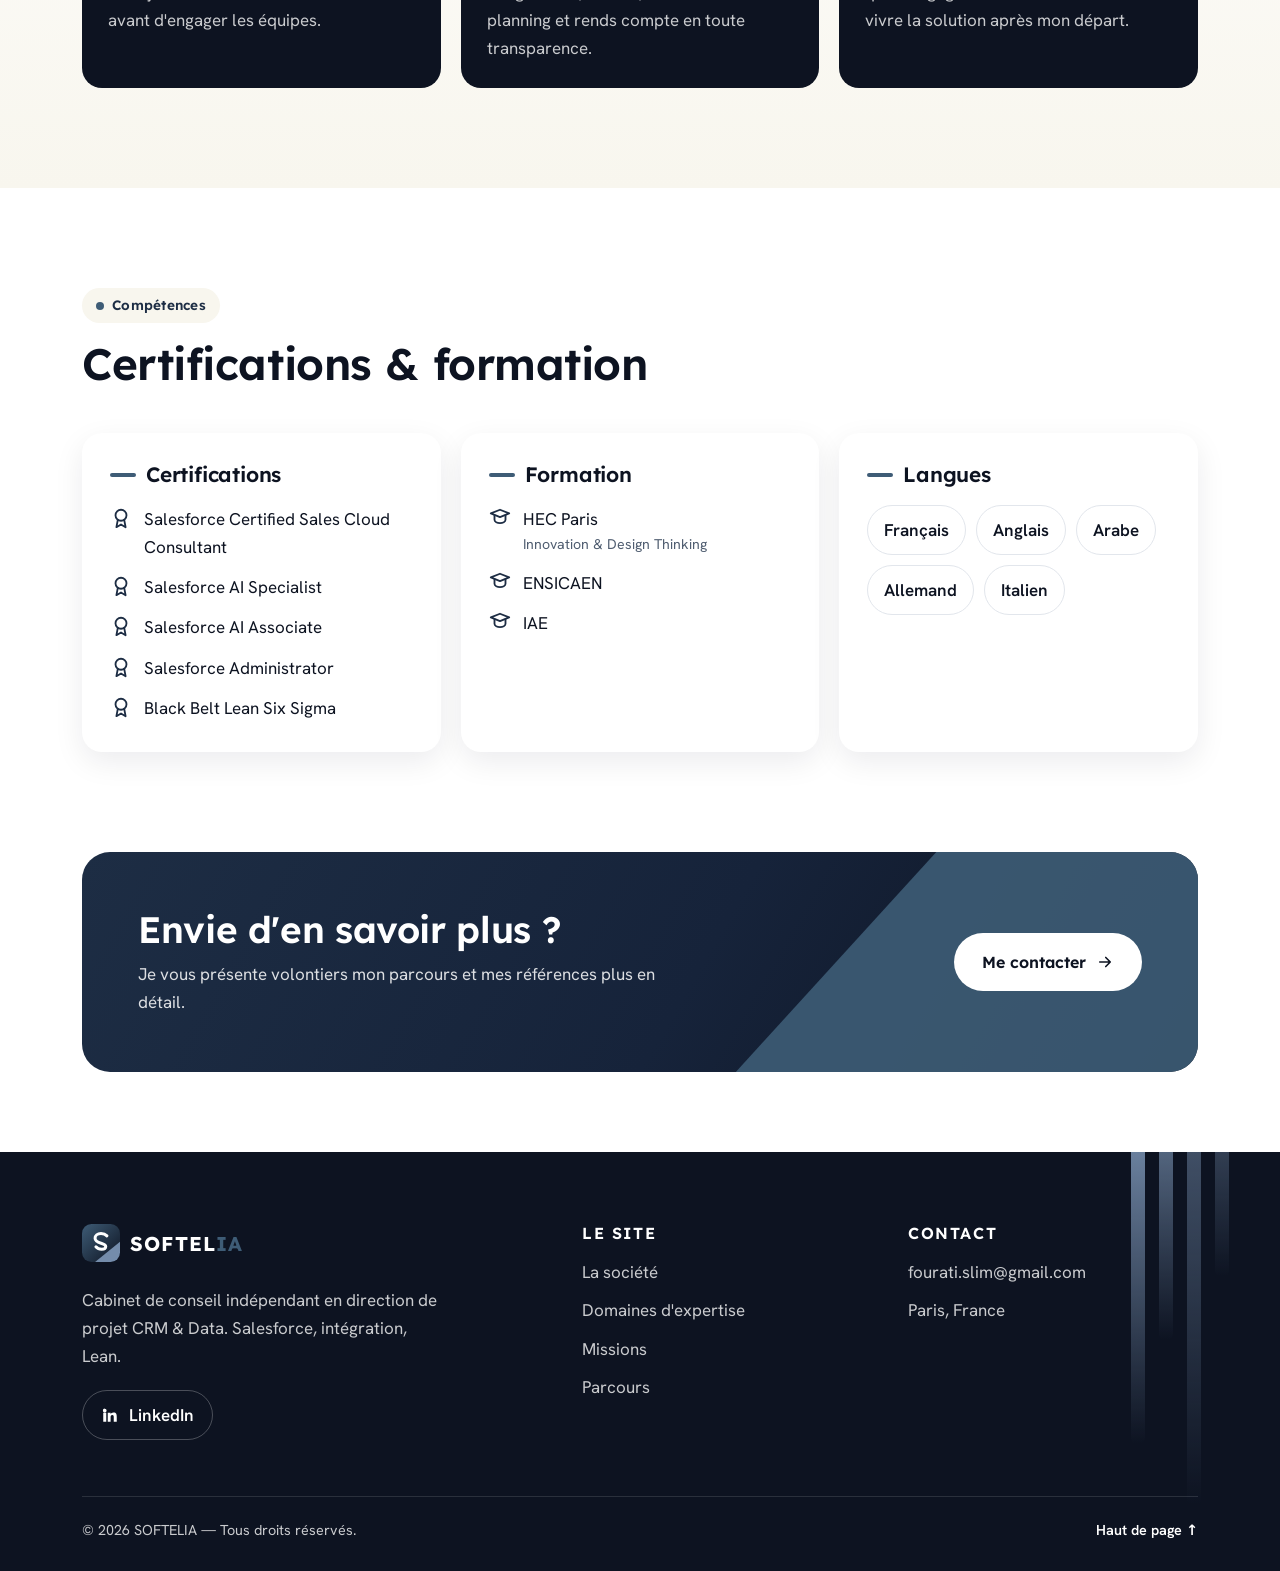
<file: parcours.html>
<!DOCTYPE html>
<html lang="fr">
<head>
  <meta charset="UTF-8">
  <meta name="viewport" content="width=device-width, initial-scale=1">
  <title>Parcours — Slim Fourati | SOFTELIA</title>
  <meta name="description" content="Parcours de Slim Fourati, directeur de projet spécialiste CRM : 16 ans d'expérience chez Legrand, Butagaz, Veolia, GRTgaz et Engie. Certifications Salesforce et Lean Six Sigma.">
  <meta name="theme-color" content="#0D1321">
  <meta property="og:title" content="Parcours — Slim Fourati | SOFTELIA">
  <meta property="og:description" content="Piloter vos projets CRM, de la stratégie à la mise en production.">
  <meta property="og:type" content="website">
  <link rel="icon" href="img/logo.svg" type="image/svg+xml">
  <link rel="preconnect" href="https://fonts.googleapis.com">
  <link rel="preconnect" href="https://fonts.gstatic.com" crossorigin>
  <link href="https://fonts.googleapis.com/css2?family=Hanken+Grotesk:wght@400;500;600;700&family=Lexend:wght@400;500;600;700&display=swap" rel="stylesheet">
  <link rel="stylesheet" href="css/style.css">
  <script src="js/main.js" defer></script>
</head>
<body>
  <a class="skip-link" href="#contenu">Aller au contenu</a>

  <!-- ===== Header ===== -->
  <header class="header">
    <div class="header__bar">
      <a class="logo" href="index.html" aria-label="SOFTELIA — accueil">
        <img src="img/logo.svg" alt="" width="38" height="38">
        <span class="logo__text">SOFTEL<span>IA</span></span>
      </a>
      <nav aria-label="Navigation principale">
        <ul class="nav__list">
          <li><a class="nav__link" href="index.html">La société</a></li>
          <li><a class="nav__link" href="missions.html">Missions</a></li>
          <li><a class="nav__link" href="parcours.html" aria-current="page">Parcours</a></li>
        </ul>
      </nav>
      <a class="btn btn--primary nav__cta" href="mailto:fourati.slim@gmail.com">Me contacter</a>
      <button class="burger" type="button" aria-expanded="false" aria-controls="menu" aria-label="Ouvrir le menu">
        <span class="burger__lines"></span>
      </button>
      <div class="menu" id="menu">
        <ul>
          <li><a class="nav__link" href="index.html">La société</a></li>
          <li><a class="nav__link" href="missions.html">Missions</a></li>
          <li><a class="nav__link" href="parcours.html" aria-current="page">Parcours</a></li>
        </ul>
        <a class="btn btn--primary" href="mailto:fourati.slim@gmail.com">Me contacter</a>
      </div>
    </div>
  </header>

  <main id="contenu">
    <!-- ===== Héro ===== -->
    <section class="hero hero--page" aria-labelledby="hero-title">
      <div class="hero__pattern" aria-hidden="true"></div>
      <div class="hero__diag" aria-hidden="true"></div>
      <div class="container">
        <div class="hero__inner">
          <span class="badge badge--clair">Parcours</span>
          <h1 class="hero__title" id="hero-title">16 ans de terrain.<br><em>Une même exigence.</em></h1>
          <p class="hero__text">
            Directeur de projet spécialiste CRM, j'ai été tour à tour business analyst, product owner, chef de projet, manager et coach Lean.
          </p>
        </div>
      </div>
      <div class="hero__wave" aria-hidden="true">
        <svg viewBox="0 0 1440 60" preserveAspectRatio="none"><path d="M0 60V30C240 0 480 0 720 22s480 38 720 8v30z" fill="currentColor"/></svg>
      </div>
    </section>

    <!-- ===== Profil ===== -->
    <section class="section" aria-labelledby="profil-title">
      <div class="container profile">
        <div class="profile__avatar reveal">
          <img src="img/slim-fourati.jpg" alt="Portrait de Slim Fourati" width="442" height="442" decoding="async">
        </div>
        <div class="reveal">
          <span class="badge">Qui suis-je</span>
          <h2 class="section__title" id="profil-title">Slim Fourati</h2>
          <p class="section__lead">
            Fondateur de SOFTELIA, je conjugue <strong>vision produit</strong>, <strong>rigueur de pilotage</strong> et <strong>culture Lean</strong>
            pour faire aboutir des projets CRM complexes, au croisement des métiers et du SI.
          </p>
          <ul class="profile__facts">
            <li>
              <svg viewBox="0 0 24 24" fill="none" stroke="currentColor" stroke-width="2" stroke-linecap="round" stroke-linejoin="round" aria-hidden="true"><rect x="3" y="7" width="18" height="13" rx="2"/><path d="M8 7V5a2 2 0 012-2h4a2 2 0 012 2v2"/></svg>
              Directeur de projet — Spécialiste CRM
            </li>
            <li>
              <svg viewBox="0 0 24 24" fill="none" stroke="currentColor" stroke-width="2" stroke-linecap="round" stroke-linejoin="round" aria-hidden="true"><path d="M12 21s-7-6.2-7-11a7 7 0 0114 0c0 4.8-7 11-7 11z"/><circle cx="12" cy="10" r="2.5"/></svg>
              Paris, France
            </li>
            <li>
              <svg viewBox="0 0 24 24" fill="none" stroke="currentColor" stroke-width="2" stroke-linecap="round" stroke-linejoin="round" aria-hidden="true"><path d="M4 4h16v16H4z"/><path d="M22 6l-10 7L2 6"/></svg>
              <a href="mailto:fourati.slim@gmail.com">fourati.slim@gmail.com</a>
            </li>
          </ul>
        </div>
      </div>
    </section>

    <!-- ===== Valeurs ===== -->
    <section class="section section--creme" aria-labelledby="valeurs-title" style="padding-top:40px">
      <div class="container">
        <div class="section__head section__head--center reveal">
          <span class="badge">Mes principes</span>
          <h2 class="section__title" id="valeurs-title">Ce qui guide mon travail</h2>
        </div>
        <ul class="values reveal">
          <li class="value">Clarté</li>
          <li class="value">Engagement</li>
          <li class="value">Terrain</li>
          <li class="value">Amélioration continue</li>
          <li class="value">Transparence</li>
          <li class="value">Transmission</li>
          <li class="value">Pragmatisme</li>
        </ul>
      </div>
    </section>

    <!-- ===== Frise chronologique ===== -->
    <section class="section" id="experience" aria-labelledby="experience-title">
      <div class="container">
        <div class="section__head section__head--center reveal">
          <span class="badge">Expérience</span>
          <h2 class="section__title" id="experience-title">Mon parcours</h2>
        </div>
        <ol class="timeline">
          <li class="timeline__item reveal">
            <div class="timeline__card">
              <span class="timeline__date">2025 – aujourd'hui</span>
              <h3>Legrand</h3>
              <p class="timeline__role">Chef de projet intégration</p>
            </div>
          </li>
          <li class="timeline__item reveal">
            <div class="timeline__card">
              <span class="timeline__date">2025</span>
              <h3>Butagaz</h3>
              <p class="timeline__role">Chef de projet Salesforce / SAP</p>
              <a href="missions.html#butagaz">Voir la mission →</a>
            </div>
          </li>
          <li class="timeline__item reveal">
            <div class="timeline__card">
              <span class="timeline__date">2017 – 2024</span>
              <h3>Veolia</h3>
              <p class="timeline__role">Pilote transverse · Coach Lean · Responsable Salesforce</p>
              <a href="missions.html#veolia-pilotage">Voir les missions →</a>
            </div>
          </li>
          <li class="timeline__item reveal">
            <div class="timeline__card">
              <span class="timeline__date">2012 – 2017</span>
              <h3>GRTgaz</h3>
              <p class="timeline__role">Head of Digital Factory · Business analyst</p>
              <a href="missions.html#grtgaz">Voir la mission →</a>
            </div>
          </li>
          <li class="timeline__item reveal">
            <div class="timeline__card">
              <span class="timeline__date">2009 – 2012</span>
              <h3>Engie</h3>
              <p class="timeline__role">Business analyst SAP CRM</p>
            </div>
          </li>
        </ol>
      </div>
    </section>

    <!-- ===== En pratique ===== -->
    <section class="section section--creme" aria-labelledby="pratique-title">
      <div class="container">
        <div class="section__head reveal">
          <span class="badge">En pratique</span>
          <h2 class="section__title" id="pratique-title">Ce que je fais concrètement</h2>
        </div>
        <div class="practice">
          <article class="practice__item reveal">
            <h3>Je cadre</h3>
            <p>Je clarifie les objectifs, le périmètre et la trajectoire avec les métiers et la DSI avant d'engager les équipes.</p>
          </article>
          <article class="practice__item reveal">
            <h3>Je pilote</h3>
            <p>Je coordonne équipes internes et intégrateurs, arbitre, sécurise le planning et rends compte en toute transparence.</p>
          </article>
          <article class="practice__item reveal">
            <h3>Je transmets</h3>
            <p>Je forme et coache les équipes pour qu'elles gagnent en autonomie et fassent vivre la solution après mon départ.</p>
          </article>
        </div>
      </div>
    </section>

    <!-- ===== Certifications, formation, langues ===== -->
    <section class="section" aria-labelledby="creds-title">
      <div class="container">
        <div class="section__head reveal">
          <span class="badge">Compétences</span>
          <h2 class="section__title" id="creds-title">Certifications &amp; formation</h2>
        </div>
        <div class="creds">
          <div class="panel reveal">
            <h3>Certifications</h3>
            <ul>
              <li><svg viewBox="0 0 24 24" fill="none" stroke="currentColor" stroke-width="2" stroke-linecap="round" stroke-linejoin="round" aria-hidden="true"><circle cx="12" cy="9" r="6"/><path d="M8.5 14L7 22l5-3 5 3-1.5-8"/></svg><span>Salesforce Certified Sales Cloud Consultant</span></li>
              <li><svg viewBox="0 0 24 24" fill="none" stroke="currentColor" stroke-width="2" stroke-linecap="round" stroke-linejoin="round" aria-hidden="true"><circle cx="12" cy="9" r="6"/><path d="M8.5 14L7 22l5-3 5 3-1.5-8"/></svg><span>Salesforce AI Specialist</span></li>
              <li><svg viewBox="0 0 24 24" fill="none" stroke="currentColor" stroke-width="2" stroke-linecap="round" stroke-linejoin="round" aria-hidden="true"><circle cx="12" cy="9" r="6"/><path d="M8.5 14L7 22l5-3 5 3-1.5-8"/></svg><span>Salesforce AI Associate</span></li>
              <li><svg viewBox="0 0 24 24" fill="none" stroke="currentColor" stroke-width="2" stroke-linecap="round" stroke-linejoin="round" aria-hidden="true"><circle cx="12" cy="9" r="6"/><path d="M8.5 14L7 22l5-3 5 3-1.5-8"/></svg><span>Salesforce Administrator</span></li>
              <li><svg viewBox="0 0 24 24" fill="none" stroke="currentColor" stroke-width="2" stroke-linecap="round" stroke-linejoin="round" aria-hidden="true"><circle cx="12" cy="9" r="6"/><path d="M8.5 14L7 22l5-3 5 3-1.5-8"/></svg><span>Black Belt Lean Six Sigma</span></li>
            </ul>
          </div>
          <div class="panel reveal">
            <h3>Formation</h3>
            <ul>
              <li><svg viewBox="0 0 24 24" fill="none" stroke="currentColor" stroke-width="2" stroke-linecap="round" stroke-linejoin="round" aria-hidden="true"><path d="M2 7l10-4 10 4-10 4z"/><path d="M6 9v5c0 2 3 3.5 6 3.5s6-1.5 6-3.5V9"/></svg><span>HEC Paris<small>Innovation &amp; Design Thinking</small></span></li>
              <li><svg viewBox="0 0 24 24" fill="none" stroke="currentColor" stroke-width="2" stroke-linecap="round" stroke-linejoin="round" aria-hidden="true"><path d="M2 7l10-4 10 4-10 4z"/><path d="M6 9v5c0 2 3 3.5 6 3.5s6-1.5 6-3.5V9"/></svg><span>ENSICAEN</span></li>
              <li><svg viewBox="0 0 24 24" fill="none" stroke="currentColor" stroke-width="2" stroke-linecap="round" stroke-linejoin="round" aria-hidden="true"><path d="M2 7l10-4 10 4-10 4z"/><path d="M6 9v5c0 2 3 3.5 6 3.5s6-1.5 6-3.5V9"/></svg><span>IAE</span></li>
            </ul>
          </div>
          <div class="panel reveal">
            <h3>Langues</h3>
            <ul class="pill-list">
              <li>Français</li>
              <li>Anglais</li>
              <li>Arabe</li>
              <li>Allemand</li>
              <li>Italien</li>
            </ul>
          </div>
        </div>
      </div>
    </section>

    <!-- ===== CTA ===== -->
    <section class="section" aria-label="Contact" style="padding-top:0;padding-bottom:40px">
      <div class="container">
        <div class="cta reveal">
          <div>
            <h2>Envie d'en savoir plus ?</h2>
            <p>Je vous présente volontiers mon parcours et mes références plus en détail.</p>
          </div>
          <a class="btn btn--primary" href="mailto:fourati.slim@gmail.com?subject=Contact%20depuis%20le%20site%20SOFTELIA">
            Me contacter
            <svg viewBox="0 0 24 24" fill="none" stroke="currentColor" stroke-width="2.2" stroke-linecap="round" stroke-linejoin="round" aria-hidden="true"><path d="M5 12h14M13 6l6 6-6 6"/></svg>
          </a>
        </div>
      </div>
    </section>
  </main>

  <!-- ===== Footer ===== -->
  <footer class="footer">
    <div class="footer__bars" aria-hidden="true"><span></span><span></span><span></span><span></span></div>
    <div class="container">
      <div class="footer__grid">
        <div class="footer__about">
          <a class="logo" href="index.html" aria-label="SOFTELIA — accueil">
            <img src="img/logo.svg" alt="" width="38" height="38">
            <span class="logo__text">SOFTEL<span>IA</span></span>
          </a>
          <p>Cabinet de conseil indépendant en direction de projet CRM &amp; Data. Salesforce, intégration, Lean.</p>
          <!-- TODO : remplacer par l'URL de ton profil LinkedIn -->
          <a class="footer__social" href="https://www.linkedin.com/in/slimfourati/" target="_blank" rel="noopener">
            <svg viewBox="0 0 24 24" fill="currentColor" aria-hidden="true"><path d="M4.98 3.5a2.5 2.5 0 11-.01 5 2.5 2.5 0 01.01-5zM3 9h4v12H3zM9 9h3.8v1.7h.05c.53-1 1.84-2.05 3.8-2.05C20.6 8.65 21 11.2 21 14.5V21h-4v-5.8c0-1.4 0-3.2-1.95-3.2S12.8 13.5 12.8 15.1V21H9z"/></svg>
            LinkedIn
          </a>
        </div>
        <div>
          <h2>Le site</h2>
          <ul class="footer__links">
            <li><a href="index.html">La société</a></li>
            <li><a href="index.html#expertises">Domaines d'expertise</a></li>
            <li><a href="missions.html">Missions</a></li>
            <li><a href="parcours.html">Parcours</a></li>
          </ul>
        </div>
        <div>
          <h2>Contact</h2>
          <ul class="footer__links">
            <li><a href="mailto:fourati.slim@gmail.com">fourati.slim@gmail.com</a></li>
            <li>Paris, France</li>
          </ul>
        </div>
      </div>
      <div class="footer__bottom">
        <p>© <span data-year>2026</span> SOFTELIA — Tous droits réservés.</p>
        <a class="to-top" href="#contenu">Haut de page ↑</a>
      </div>
    </div>
  </footer>
</body>
</html>
</file>
<file: css/style.css>
/* ==========================================================================
   SOFTELIA — feuille de style
   Mobile-first · breakpoints 768px / 1024px
   ========================================================================== */

/* ---------- 1. Variables ---------- */
:root {
  /* Palette : coolors.co/palette/0d1321-1d2d44-3e5c76-748cab-f0ebd8 */
  --accent: #3E5C76;          /* bleu acier : boutons, titres, filets */
  --accent-fonce: #1D2D44;
  --secondaire: #1D2D44;      /* bleu marine : badges, textes forts */
  --secondaire-clair: #748CAB;/* bleu gris : accents sur fond sombre */
  --creme: #F0EBD8;
  --creme-clair: #F8F6EE;     /* fond de section */
  --bleu-pale: #E6ECF2;
  --nuit: #0D1321;
  --nuit-2: #1D2D44;
  --texte: #0D1321;
  --texte-doux: #4F5D70;
  --blanc: #FFFFFF;
  --bord: #E2E6EC;

  --font-titre: "Lexend", system-ui, sans-serif;
  --font-texte: "Hanken Grotesk", system-ui, sans-serif;

  --radius: 20px;
  --radius-sm: 12px;
  --ombre: 0 10px 30px rgba(13, 19, 33, .08);
  --ombre-forte: 0 18px 50px rgba(13, 19, 33, .16);

  --container: 1180px;
  --gutter: 20px;
  --header-h: 72px;
}

/* ---------- 2. Reset ---------- */
*, *::before, *::after { box-sizing: border-box; }
* { margin: 0; }
html { scroll-behavior: smooth; scroll-padding-top: calc(var(--header-h) + 32px); }
body {
  font-family: var(--font-texte);
  font-size: 1.0625rem;
  line-height: 1.65;
  color: var(--texte);
  background: var(--blanc);
  -webkit-font-smoothing: antialiased;
  overflow-x: hidden;
}
img, svg { display: block; max-width: 100%; }
a { color: inherit; }
button { font: inherit; cursor: pointer; }
ul, ol { padding: 0; list-style: none; }
h1, h2, h3, h4 { font-family: var(--font-titre); line-height: 1.15; font-weight: 600; letter-spacing: -.01em; }
strong { font-weight: 700; }

@media (prefers-reduced-motion: reduce) {
  html { scroll-behavior: auto; }
  *, *::before, *::after { animation: none !important; transition: none !important; }
}

/* ---------- 3. Utilitaires ---------- */
.container { width: 100%; max-width: var(--container); margin-inline: auto; padding-inline: var(--gutter); }
.visually-hidden {
  position: absolute !important; width: 1px; height: 1px; overflow: hidden;
  clip: rect(0 0 0 0); white-space: nowrap;
}
.skip-link {
  position: absolute; left: 16px; top: -60px; z-index: 200;
  background: var(--secondaire); color: var(--blanc); padding: 10px 18px; border-radius: 999px;
  text-decoration: none; font-weight: 600; transition: top .2s;
}
.skip-link:focus { top: 16px; }
:focus-visible { outline: 3px solid var(--accent); outline-offset: 3px; border-radius: 6px; }

.section { padding-block: 72px; }
.section--creme { background: linear-gradient(180deg, var(--blanc) 0%, var(--creme-clair) 100%); }
.section--creme-inv { background: linear-gradient(180deg, var(--creme-clair) 0%, var(--blanc) 100%); }
.section__head { max-width: 720px; margin-bottom: 44px; }
.section__head--center { margin-inline: auto; text-align: center; }
.section__title { font-size: clamp(1.9rem, 4vw, 2.75rem); color: var(--nuit); }
.section__title--accent { color: var(--accent); }
.section__lead { margin-top: 14px; color: var(--texte-doux); font-size: 1.125rem; }

.badge {
  display: inline-flex; align-items: center; gap: 8px;
  padding: 6px 14px; border-radius: 999px;
  background: var(--creme-clair); color: var(--secondaire);
  font-family: var(--font-titre); font-size: .85rem; font-weight: 600; letter-spacing: .02em;
  margin-bottom: 16px;
}
.badge::before { content: ""; width: 8px; height: 8px; border-radius: 50%; background: var(--accent); }
.badge--clair { background: rgba(255, 255, 255, .14); color: var(--blanc); backdrop-filter: blur(6px); }

.btn {
  display: inline-flex; align-items: center; gap: 10px;
  padding: 14px 26px; border-radius: 999px; border: 2px solid transparent;
  font-family: var(--font-titre); font-weight: 600; font-size: 1rem;
  text-decoration: none; transition: transform .2s, background-color .2s, box-shadow .2s, color .2s;
}
.btn svg { width: 18px; height: 18px; transition: transform .2s; }
.btn:hover svg { transform: translateX(4px); }
.btn--primary { background: var(--accent); color: var(--blanc); box-shadow: 0 8px 22px rgba(62, 92, 118, .35); }
.btn--primary:hover { background: var(--accent-fonce); transform: translateY(-2px); }
.hero .btn--primary { background: var(--creme); color: var(--nuit); box-shadow: none; }
.hero .btn--primary:hover { background: var(--blanc); }
.btn--ghost { border-color: rgba(255, 255, 255, .55); color: var(--blanc); }
.btn--ghost:hover { background: rgba(255, 255, 255, .12); }
.btn--outline { border-color: var(--secondaire); color: var(--secondaire); }
.btn--outline:hover { background: var(--secondaire); color: var(--blanc); }

/* Apparition au scroll (activée seulement si JS présent) */
.js .reveal { opacity: 0; transform: translateY(24px); transition: opacity .7s ease, transform .7s ease; }
.js .reveal.is-visible { opacity: 1; transform: none; }

/* ---------- 4. Header flottant ---------- */
.header {
  position: fixed; top: 14px; left: 0; right: 0; z-index: 100;
  padding-inline: 12px;
}
.header__bar {
  position: relative;
  max-width: var(--container); margin-inline: auto; height: var(--header-h);
  display: flex; align-items: center; justify-content: space-between; gap: 16px;
  padding: 0 12px 0 22px;
  background: rgba(255, 255, 255, .96); backdrop-filter: blur(10px);
  border-radius: 999px; box-shadow: var(--ombre);
  transition: box-shadow .3s;
}
.header.is-scrolled .header__bar { box-shadow: var(--ombre-forte); }

.logo { display: inline-flex; align-items: center; gap: 10px; text-decoration: none; color: var(--nuit); }
.logo img { width: 38px; height: 38px; }
.logo__text { font-family: var(--font-titre); font-weight: 700; font-size: 1.25rem; letter-spacing: .06em; }
.logo__text span { color: var(--accent); }

.nav__list { display: none; }
.nav__link {
  position: relative; display: block; padding: 10px 16px; border-radius: 999px;
  font-family: var(--font-titre); font-weight: 500; text-decoration: none; color: var(--nuit);
  transition: background-color .2s, color .2s;
}
.nav__link:hover { background: var(--creme-clair); color: var(--secondaire); }
.nav__link[aria-current="page"] { color: var(--accent); }
.nav__link[aria-current="page"]::after {
  content: ""; position: absolute; left: 50%; bottom: 4px; width: 6px; height: 6px;
  margin-left: -3px; border-radius: 50%; background: var(--accent);
}
.nav__cta { display: none; }

.burger {
  width: 48px; height: 48px; border-radius: 50%; border: 0;
  background: var(--nuit); color: var(--blanc);
  display: grid; place-items: center;
}
.burger__lines, .burger__lines::before, .burger__lines::after {
  content: ""; display: block; width: 20px; height: 2px; border-radius: 2px; background: currentColor;
  transition: transform .25s, opacity .25s;
}
.burger__lines { position: relative; }
.burger__lines::before { position: absolute; top: -6px; }
.burger__lines::after { position: absolute; top: 6px; }
.burger[aria-expanded="true"] .burger__lines { background: transparent; }
.burger[aria-expanded="true"] .burger__lines::before { transform: translateY(6px) rotate(45deg); }
.burger[aria-expanded="true"] .burger__lines::after { transform: translateY(-6px) rotate(-45deg); }

.menu {
  position: absolute; top: calc(100% + 10px); right: 0; left: 0;
  background: var(--blanc); border-radius: var(--radius); box-shadow: var(--ombre-forte);
  padding: 12px; opacity: 0; visibility: hidden; transform: translateY(-8px);
  transition: opacity .25s, transform .25s, visibility .25s;
}
.menu.open { opacity: 1; visibility: visible; transform: none; }
.menu .nav__link { padding: 14px 18px; font-size: 1.1rem; }
.menu .nav__link[aria-current="page"]::after { left: auto; right: 18px; top: 50%; bottom: auto; margin: -3px 0 0; }
.menu .btn { margin: 8px 6px 4px; justify-content: center; width: calc(100% - 12px); }

/* ---------- 5. Héro ---------- */
.hero {
  position: relative; isolation: isolate; overflow: hidden;
  min-height: 92vh; display: flex; align-items: center;
  padding: calc(var(--header-h) + 80px) 0 110px;
  color: var(--blanc);
  background:
    radial-gradient(1200px 600px at 85% 20%, rgba(62, 92, 118, .6), transparent 60%),
    radial-gradient(900px 500px at 10% 90%, rgba(116, 140, 171, .22), transparent 60%),
    linear-gradient(135deg, #070B14 0%, var(--nuit) 45%, var(--nuit-2) 100%);
}
.hero--page { min-height: 62vh; padding-bottom: 96px; }
/* Grille décorative façon « photo » abstraite */
.hero__pattern {
  position: absolute; inset: 0; z-index: -2; opacity: .35;
  background-image:
    linear-gradient(rgba(255, 255, 255, .06) 1px, transparent 1px),
    linear-gradient(90deg, rgba(255, 255, 255, .06) 1px, transparent 1px);
  background-size: 56px 56px;
  mask-image: linear-gradient(180deg, #000 30%, transparent 95%);
}
/* Bloc coloré en diagonale */
.hero__diag {
  position: absolute; z-index: -1; right: -10%; bottom: -1px; width: 90%; height: 26%;
  background: linear-gradient(120deg, var(--accent) 0%, #4D6E8A 100%);
  clip-path: polygon(38% 0, 100% 0, 100% 100%, 0 100%);
  opacity: .95;
}
.hero__diag::after {
  content: ""; position: absolute; inset: 0;
  background: linear-gradient(120deg, var(--secondaire-clair) 0%, #9AAEC6 100%);
  clip-path: polygon(62% 0, 100% 0, 100% 100%, 30% 100%);
}
.hero__inner { position: relative; max-width: 780px; }
.hero__title { font-size: clamp(2.4rem, 7vw, 4.4rem); font-weight: 700; line-height: 1.05; }
.hero__title em { font-style: normal; color: var(--secondaire-clair); }
.hero__text { margin-top: 22px; font-size: 1.2rem; max-width: 620px; color: rgba(255, 255, 255, .85); }
.hero__actions { margin-top: 34px; display: flex; flex-wrap: wrap; gap: 14px; }
.hero__wave { position: absolute; left: 0; right: 0; bottom: -1px; height: 60px; color: var(--blanc); z-index: 1; }
.hero__wave svg { width: 100%; height: 100%; }

/* ---------- 6. Bloc mission ---------- */
.mission { display: grid; gap: 40px; align-items: center; }
.mission__text p + p { margin-top: 16px; }
.mission__text strong { color: var(--secondaire); }
.mission__signature {
  margin-top: 26px !important; padding-left: 18px; border-left: 4px solid var(--accent);
  font-family: var(--font-titre); font-style: italic; font-size: 1.25rem; color: var(--nuit);
}
.mission__card {
  position: relative; padding: 34px; border-radius: var(--radius);
  background: var(--nuit); color: var(--blanc); overflow: hidden;
}
.mission__card::before {
  content: ""; position: absolute; right: -60px; top: -60px; width: 200px; height: 200px;
  border-radius: 50%; background: var(--accent); opacity: .6;
}
.mission__card > * { position: relative; }
.mission__card h3 { font-size: 1.35rem; margin-bottom: 18px; }
.mission__card li { display: flex; gap: 12px; padding: 10px 0; border-top: 1px solid rgba(255, 255, 255, .12); }
.mission__card li:first-child { border-top: 0; }
.mission__card li svg { flex: none; width: 22px; height: 22px; color: var(--secondaire-clair); margin-top: 2px; }

/* ---------- 7. Chiffres clés ---------- */
.stats { display: grid; grid-template-columns: repeat(2, 1fr); gap: 16px; }
.stat {
  padding: 28px 20px; border-radius: var(--radius); background: var(--blanc);
  box-shadow: var(--ombre); text-align: center; border-top: 4px solid var(--accent);
}
.stat:nth-child(even) { border-top-color: var(--secondaire); }
.stat__value {
  font-family: var(--font-titre); font-weight: 700; font-size: clamp(2rem, 5vw, 2.8rem);
  color: var(--nuit); line-height: 1.1; font-variant-numeric: tabular-nums;
}
.stat__label { margin-top: 6px; color: var(--texte-doux); font-size: .98rem; }

/* ---------- 8. Onglets expertises ---------- */
.tabs { display: grid; gap: 20px; }
.tabs__list { display: flex; gap: 10px; overflow-x: auto; padding-bottom: 6px; scrollbar-width: thin; }
.tabs__tab {
  flex: none; display: flex; align-items: center; gap: 12px; text-align: left;
  padding: 14px 18px; border-radius: var(--radius-sm); border: 1px solid var(--bord);
  background: var(--blanc); color: var(--nuit);
  font-family: var(--font-titre); font-weight: 500; font-size: 1rem;
  transition: background-color .2s, color .2s, border-color .2s, box-shadow .2s;
}
.tabs__tab .tabs__num {
  display: grid; place-items: center; flex: none; width: 32px; height: 32px; border-radius: 50%;
  background: var(--creme-clair); color: var(--secondaire); font-size: .85rem; font-weight: 700;
}
.tabs__tab:hover { border-color: var(--secondaire-clair); }
.tabs__tab[aria-selected="true"] {
  background: var(--accent); border-color: var(--accent); color: var(--blanc);
  box-shadow: 0 8px 22px rgba(62, 92, 118, .3);
}
.tabs__tab[aria-selected="true"] .tabs__num { background: rgba(255, 255, 255, .22); color: var(--blanc); }

.tabs__panel {
  padding: 32px 28px; border-radius: var(--radius); background: var(--blanc); box-shadow: var(--ombre);
  animation: fadeIn .4s ease;
}
.tabs__panel[hidden] { display: none; }
.tabs__panel h3 { font-size: 1.6rem; color: var(--nuit); }
.tabs__sub { margin-top: 6px; color: var(--secondaire); font-weight: 600; }
.tabs__panel > p { margin-top: 16px; color: var(--texte-doux); }
.tabs__tags { display: flex; flex-wrap: wrap; gap: 8px; margin-top: 22px; }
.tag {
  display: inline-block; padding: 5px 12px; border-radius: 999px;
  background: var(--creme-clair); color: var(--secondaire); font-size: .85rem; font-weight: 600;
}

.checklist { margin-top: 20px; display: grid; gap: 12px; }
.checklist li { position: relative; padding-left: 32px; }
.checklist li::before {
  content: ""; position: absolute; left: 0; top: 4px; width: 20px; height: 20px; border-radius: 50%;
  background: var(--accent) url("data:image/svg+xml,%3Csvg xmlns='http://www.w3.org/2000/svg' viewBox='0 0 24 24' fill='none' stroke='white' stroke-width='3.5' stroke-linecap='round' stroke-linejoin='round'%3E%3Cpath d='M5 12.5l4.5 4.5L19 7.5'/%3E%3C/svg%3E") center / 12px no-repeat;
}

@keyframes fadeIn { from { opacity: 0; transform: translateY(8px); } to { opacity: 1; transform: none; } }

/* ---------- 9. Secteurs / expertises ---------- */
.split { display: grid; gap: 24px; }
.panel {
  padding: 30px 28px; border-radius: var(--radius); background: var(--blanc); box-shadow: var(--ombre);
}
.panel h3 { font-size: 1.3rem; margin-bottom: 18px; display: flex; align-items: center; gap: 10px; }
.panel h3::before { content: ""; width: 26px; height: 4px; border-radius: 2px; background: var(--accent); }
.pill-list { display: flex; flex-wrap: wrap; gap: 10px; }
.pill-list li {
  display: inline-flex; align-items: center; gap: 8px;
  padding: 10px 16px; border-radius: 999px; border: 1px solid var(--bord);
  font-weight: 600; background: var(--blanc);
}
.pill-list li small { color: var(--texte-doux); font-weight: 500; }

/* ---------- 10. Cartes « Pourquoi » ---------- */
.cards { display: grid; gap: 20px; }
.card {
  position: relative; padding: 30px 26px; border-radius: var(--radius); background: var(--blanc);
  box-shadow: var(--ombre); transition: transform .25s, box-shadow .25s;
}
.card:hover { transform: translateY(-6px); box-shadow: var(--ombre-forte); }
.card__icon {
  display: grid; place-items: center; width: 56px; height: 56px; border-radius: 16px;
  background: var(--creme-clair); color: var(--secondaire); margin-bottom: 20px;
}
.card:nth-child(even) .card__icon { background: var(--bleu-pale); color: var(--accent); }
.card__icon svg { width: 28px; height: 28px; }
.card h3 { font-size: 1.2rem; }
.card .checklist { margin-top: 14px; gap: 8px; font-size: .98rem; }
.card .checklist li::before { width: 18px; height: 18px; background-size: 11px; }

/* ---------- 11. Bandeau CTA ---------- */
.cta {
  position: relative; overflow: hidden; isolation: isolate;
  padding: 48px 28px; border-radius: 28px; color: var(--blanc);
  background: linear-gradient(120deg, var(--nuit-2) 0%, #16233A 55%, var(--nuit) 100%);
  display: grid; gap: 24px; align-items: center;
}
.cta::after {
  content: ""; position: absolute; z-index: -1; right: -40px; top: 0; bottom: 0; width: 45%;
  background: var(--accent); clip-path: polygon(40% 0, 100% 0, 100% 100%, 0 100%); opacity: .9;
}
.cta h2 { font-size: clamp(1.6rem, 3.5vw, 2.3rem); }
.cta p { margin-top: 10px; color: rgba(255, 255, 255, .85); max-width: 560px; }
.cta .btn--primary { background: var(--blanc); color: var(--nuit); box-shadow: none; }
.cta .btn--primary:hover { background: var(--creme-clair); }

/* ---------- 12. Carrousel missions ---------- */
.carousel { position: relative; }
.carousel__viewport { position: relative; touch-action: pan-y; }
.slide {
  background: var(--blanc); border-radius: 28px; box-shadow: var(--ombre-forte);
  padding: 32px 24px; animation: fadeIn .45s ease;
}
.slide[hidden] { display: none; }
.slide__head { display: flex; flex-wrap: wrap; align-items: center; gap: 18px; margin-bottom: 26px; }
.client-logo {
  flex: none; display: grid; place-items: center; min-width: 120px; height: 64px; padding: 0 20px;
  border-radius: 16px; background: var(--creme-clair);
  font-family: var(--font-titre); font-weight: 700; font-size: 1.2rem; letter-spacing: .04em; color: var(--nuit);
}
.client-logo--clair { background: var(--bleu-pale); color: var(--accent-fonce); }
.client-logo--nuit { background: var(--nuit); color: var(--blanc); }
.slide__meta { flex: 1 1 260px; }
.slide__period { font-size: .9rem; color: var(--texte-doux); font-weight: 600; text-transform: uppercase; letter-spacing: .06em; }
.slide__title { font-size: clamp(1.35rem, 3vw, 1.9rem); color: var(--nuit); margin-top: 4px; }
.slide__tech { margin-top: 10px; color: var(--secondaire); font-weight: 600; }
.slide__cols { display: grid; gap: 28px; }
.slide__col h4 {
  font-size: 1.05rem; text-transform: uppercase; letter-spacing: .08em; color: var(--accent); margin-bottom: 4px;
}
.slide__col--right { padding-top: 24px; border-top: 3px solid var(--accent); }

.kpis { display: grid; grid-template-columns: repeat(auto-fit, minmax(120px, 1fr)); gap: 12px; margin-top: 16px; }
.kpi { padding: 14px; border-radius: var(--radius-sm); background: var(--creme-clair); }
.kpi strong { display: block; font-family: var(--font-titre); font-size: 1.5rem; color: var(--secondaire); line-height: 1.1; }
.kpi span { font-size: .88rem; color: var(--texte-doux); }

.carousel__controls { display: flex; align-items: center; justify-content: center; gap: 18px; margin-top: 28px; }
.carousel__arrow {
  width: 52px; height: 52px; border-radius: 50%; border: 2px solid var(--nuit);
  background: var(--blanc); color: var(--nuit); display: grid; place-items: center;
  transition: background-color .2s, color .2s, transform .2s;
}
.carousel__arrow:hover { background: var(--nuit); color: var(--blanc); }
.carousel__arrow svg { width: 22px; height: 22px; }
.carousel__dots { display: flex; gap: 10px; }
.carousel__dot {
  width: 12px; height: 12px; padding: 0; border-radius: 999px; border: 0; background: var(--creme);
  transition: width .3s, background-color .3s;
}
.carousel__dot[aria-current="true"] { width: 34px; background: var(--accent); }
.carousel__counter { font-family: var(--font-titre); font-weight: 600; color: var(--texte-doux); min-width: 56px; text-align: center; }

/* Vue d'ensemble des missions */
.overview { display: grid; gap: 14px; }
.overview__item {
  display: flex; align-items: center; gap: 16px; width: 100%; text-align: left;
  padding: 18px 20px; border-radius: var(--radius-sm); border: 1px solid var(--bord); background: var(--blanc);
  color: var(--nuit); transition: border-color .2s, box-shadow .2s, transform .2s;
}
.overview__item:hover { border-color: var(--accent); box-shadow: var(--ombre); transform: translateY(-2px); }
.overview__year { flex: none; font-family: var(--font-titre); font-weight: 700; color: var(--accent); min-width: 76px; }
.overview__item strong { display: block; font-family: var(--font-titre); font-weight: 600; }
.overview__item span { color: var(--texte-doux); font-size: .95rem; }

/* ---------- 13. Parcours ---------- */
.values { display: flex; flex-wrap: wrap; gap: 12px; justify-content: center; }
.value {
  padding: 14px 24px; border-radius: 999px; background: var(--blanc); box-shadow: var(--ombre);
  font-family: var(--font-titre); font-weight: 600; font-size: 1.05rem; color: var(--nuit);
  border: 2px solid transparent; transition: border-color .2s, color .2s;
}
.value:hover { border-color: var(--accent); color: var(--accent); }

.profile { display: grid; gap: 32px; align-items: center; }
.profile__avatar {
  position: relative; width: 200px; height: 200px; border-radius: 50%; margin-inline: auto;
  display: grid; place-items: center;
  background: linear-gradient(135deg, var(--accent), var(--nuit));
  color: var(--blanc); font-family: var(--font-titre); font-size: 3.6rem; font-weight: 700;
  border: 6px solid var(--blanc);
  box-shadow: var(--ombre-forte);
}
.profile__avatar img {
  width: 100%; height: 100%; border-radius: 50%;
  object-fit: cover; object-position: center 30%;
}
.profile__avatar::after {
  content: ""; position: absolute; inset: -16px; border-radius: 50%;
  border: 3px dashed var(--secondaire-clair); opacity: .7;
}
/* Pastille décorative en bas à droite du portrait */
.profile__avatar::before {
  content: ""; position: absolute; z-index: 1; right: 8px; bottom: 12px;
  width: 28px; height: 28px; border-radius: 50%;
  background: var(--accent); border: 5px solid var(--blanc);
}
.profile__facts { display: grid; gap: 10px; margin-top: 20px; }
.profile__facts li { display: flex; gap: 10px; align-items: center; color: var(--texte-doux); }
.profile__facts svg { width: 20px; height: 20px; color: var(--accent); flex: none; }

.timeline { position: relative; display: grid; gap: 22px; padding-left: 30px; }
.timeline::before {
  content: ""; position: absolute; left: 9px; top: 8px; bottom: 8px; width: 3px; border-radius: 2px;
  background: linear-gradient(180deg, var(--accent), var(--secondaire));
}
.timeline__item { position: relative; }
.timeline__item::before {
  content: ""; position: absolute; left: -30px; top: 22px; width: 21px; height: 21px; border-radius: 50%;
  background: var(--blanc); border: 4px solid var(--accent);
}
.timeline__item:nth-child(even)::before { border-color: var(--secondaire); }
.timeline__card { padding: 22px 24px; border-radius: var(--radius); background: var(--blanc); box-shadow: var(--ombre); }
.timeline__date {
  display: inline-block; padding: 3px 12px; border-radius: 999px; background: var(--creme-clair);
  color: var(--secondaire); font-family: var(--font-titre); font-weight: 600; font-size: .88rem;
}
.timeline__item:first-child .timeline__date { background: var(--accent); color: var(--blanc); }
.timeline__card h3 { margin-top: 10px; font-size: 1.25rem; }
.timeline__role { color: var(--texte-doux); margin-top: 2px; }
.timeline__card a {
  display: inline-flex; align-items: center; gap: 6px; margin-top: 10px;
  color: var(--accent); font-weight: 600; text-decoration: none; font-size: .95rem;
}
.timeline__card a:hover { text-decoration: underline; }

.practice { display: grid; gap: 20px; counter-reset: practice; }
.practice__item {
  position: relative; padding: 30px 26px 26px; border-radius: var(--radius);
  background: var(--nuit); color: var(--blanc); counter-increment: practice; overflow: hidden;
}
.practice__item::before {
  content: "0" counter(practice); display: block; font-family: var(--font-titre); font-weight: 700;
  font-size: 2.6rem; line-height: 1; color: var(--secondaire-clair); margin-bottom: 14px;
}
.practice__item h3 { font-size: 1.2rem; }
.practice__item p { margin-top: 8px; color: rgba(255, 255, 255, .78); }

.creds { display: grid; gap: 20px; }
.creds .panel ul:not(.pill-list) { display: grid; gap: 12px; }
.creds .panel ul:not(.pill-list) li { display: flex; gap: 12px; align-items: flex-start; }
.creds .panel li svg { flex: none; width: 22px; height: 22px; color: var(--secondaire); margin-top: 2px; }
.creds .panel li small { display: block; color: var(--texte-doux); }

/* ---------- 14. Footer ---------- */
.footer {
  position: relative; overflow: hidden; isolation: isolate;
  background: var(--nuit); color: rgba(255, 255, 255, .78); padding: 72px 0 28px; margin-top: 40px;
}
.footer__bars {
  position: absolute; z-index: -1; right: 4%; top: 0; bottom: 0; display: flex; gap: 14px; opacity: .9;
}
.footer__bars span {
  width: 14px; border-radius: 0 0 8px 8px;
  background: linear-gradient(180deg, var(--secondaire-clair) 0%, rgba(116, 140, 171, 0) 100%);
}
.footer__bars span:nth-child(1) { height: 70%; }
.footer__bars span:nth-child(2) { height: 45%; opacity: .75; }
.footer__bars span:nth-child(3) { height: 85%; opacity: .55; }
.footer__bars span:nth-child(4) { height: 30%; opacity: .4; }
.footer__grid { display: grid; gap: 36px; }
.footer .logo { color: var(--blanc); }
.footer__about p { margin-top: 16px; max-width: 360px; }
.footer__social {
  display: inline-flex; align-items: center; gap: 10px; margin-top: 20px;
  padding: 10px 18px; border-radius: 999px; border: 1px solid rgba(255, 255, 255, .25);
  color: var(--blanc); text-decoration: none; font-weight: 600; transition: background-color .2s;
}
.footer__social:hover { background: rgba(255, 255, 255, .1); }
.footer__social svg { width: 18px; height: 18px; }
.footer h2 { font-size: 1rem; color: var(--blanc); text-transform: uppercase; letter-spacing: .1em; margin-bottom: 16px; }
.footer__links { display: grid; gap: 10px; }
.footer__links a { text-decoration: none; transition: color .2s; }
.footer__links a:hover { color: var(--creme); }
.footer__bottom {
  margin-top: 56px; padding-top: 22px; border-top: 1px solid rgba(255, 255, 255, .12);
  display: flex; flex-wrap: wrap; justify-content: space-between; gap: 12px; font-size: .9rem;
}
.to-top { color: var(--blanc); text-decoration: none; font-weight: 600; }
.to-top:hover { color: var(--creme); }

/* ==========================================================================
   Tablette ≥ 768px
   ========================================================================== */
@media (min-width: 768px) {
  :root { --gutter: 32px; }
  .section { padding-block: 100px; }
  .hero__diag { width: 70%; height: 55%; }
  .stats { grid-template-columns: repeat(4, 1fr); gap: 20px; }
  .cards { grid-template-columns: repeat(2, 1fr); }
  .split { grid-template-columns: 1fr 1fr; }
  .slide { padding: 44px 44px; }
  .slide__cols { grid-template-columns: 1fr 1fr; gap: 44px; }
  .slide__col--right { padding-top: 0; padding-left: 44px; border-top: 0; border-left: 3px solid var(--accent); }
  .practice { grid-template-columns: repeat(3, 1fr); }
  .creds { grid-template-columns: repeat(3, 1fr); }
  .cta { grid-template-columns: 1fr auto; padding: 56px 56px; }
  .footer__grid { grid-template-columns: 1.6fr 1fr 1fr; }
  .profile { grid-template-columns: 240px 1fr; gap: 56px; }
  .profile__avatar { width: 220px; height: 220px; }
  .overview { grid-template-columns: repeat(2, 1fr); }
}

/* ==========================================================================
   Desktop ≥ 1024px
   ========================================================================== */
@media (min-width: 1024px) {
  .nav__list { display: flex; gap: 4px; }
  .nav__cta { display: inline-flex; padding: 12px 22px; }
  .burger, .menu { display: none; }
  .header__bar { padding-right: 10px; }

  .mission { grid-template-columns: 1.2fr 1fr; gap: 64px; }
  .profile { grid-template-columns: 300px 1fr; gap: 72px; }
  .profile__avatar { width: 270px; height: 270px; }
  .cards { grid-template-columns: repeat(4, 1fr); }
  .tabs { grid-template-columns: 320px 1fr; gap: 28px; align-items: start; }
  .tabs__list { flex-direction: column; overflow: visible; padding: 0; }
  .tabs__tab { padding: 18px 20px; }
  .tabs__panel { padding: 44px 48px; min-height: 100%; }
  .overview { grid-template-columns: repeat(3, 1fr); }

  .timeline { padding-left: 0; gap: 0; }
  .timeline::before { left: 50%; margin-left: -1.5px; }
  .timeline__item { width: 50%; padding: 0 48px 36px 0; }
  .timeline__item:nth-child(even) { margin-left: 50%; padding: 0 0 36px 48px; }
  .timeline__item::before { left: auto; right: -10.5px; }
  .timeline__item:nth-child(even)::before { right: auto; left: -10.5px; }
  .timeline__item:nth-child(odd) .timeline__card { text-align: right; }
}
</file>
